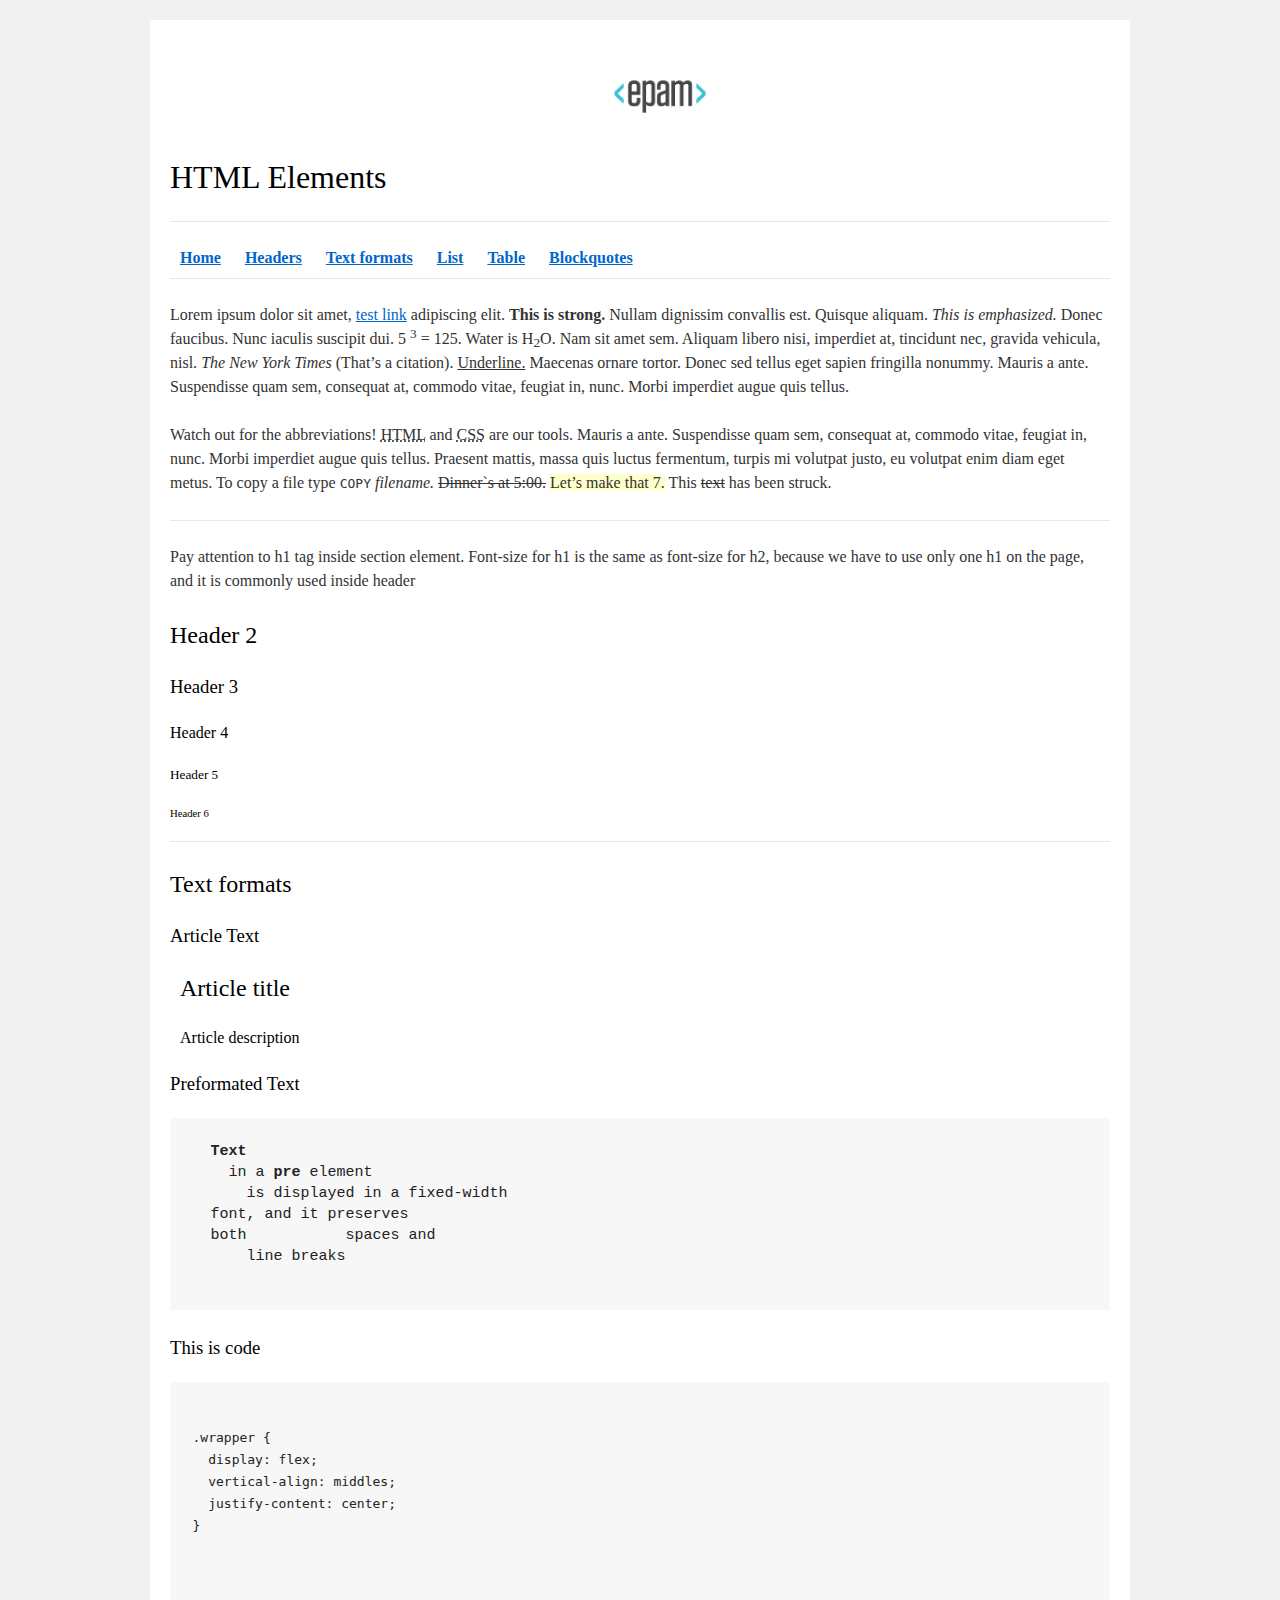
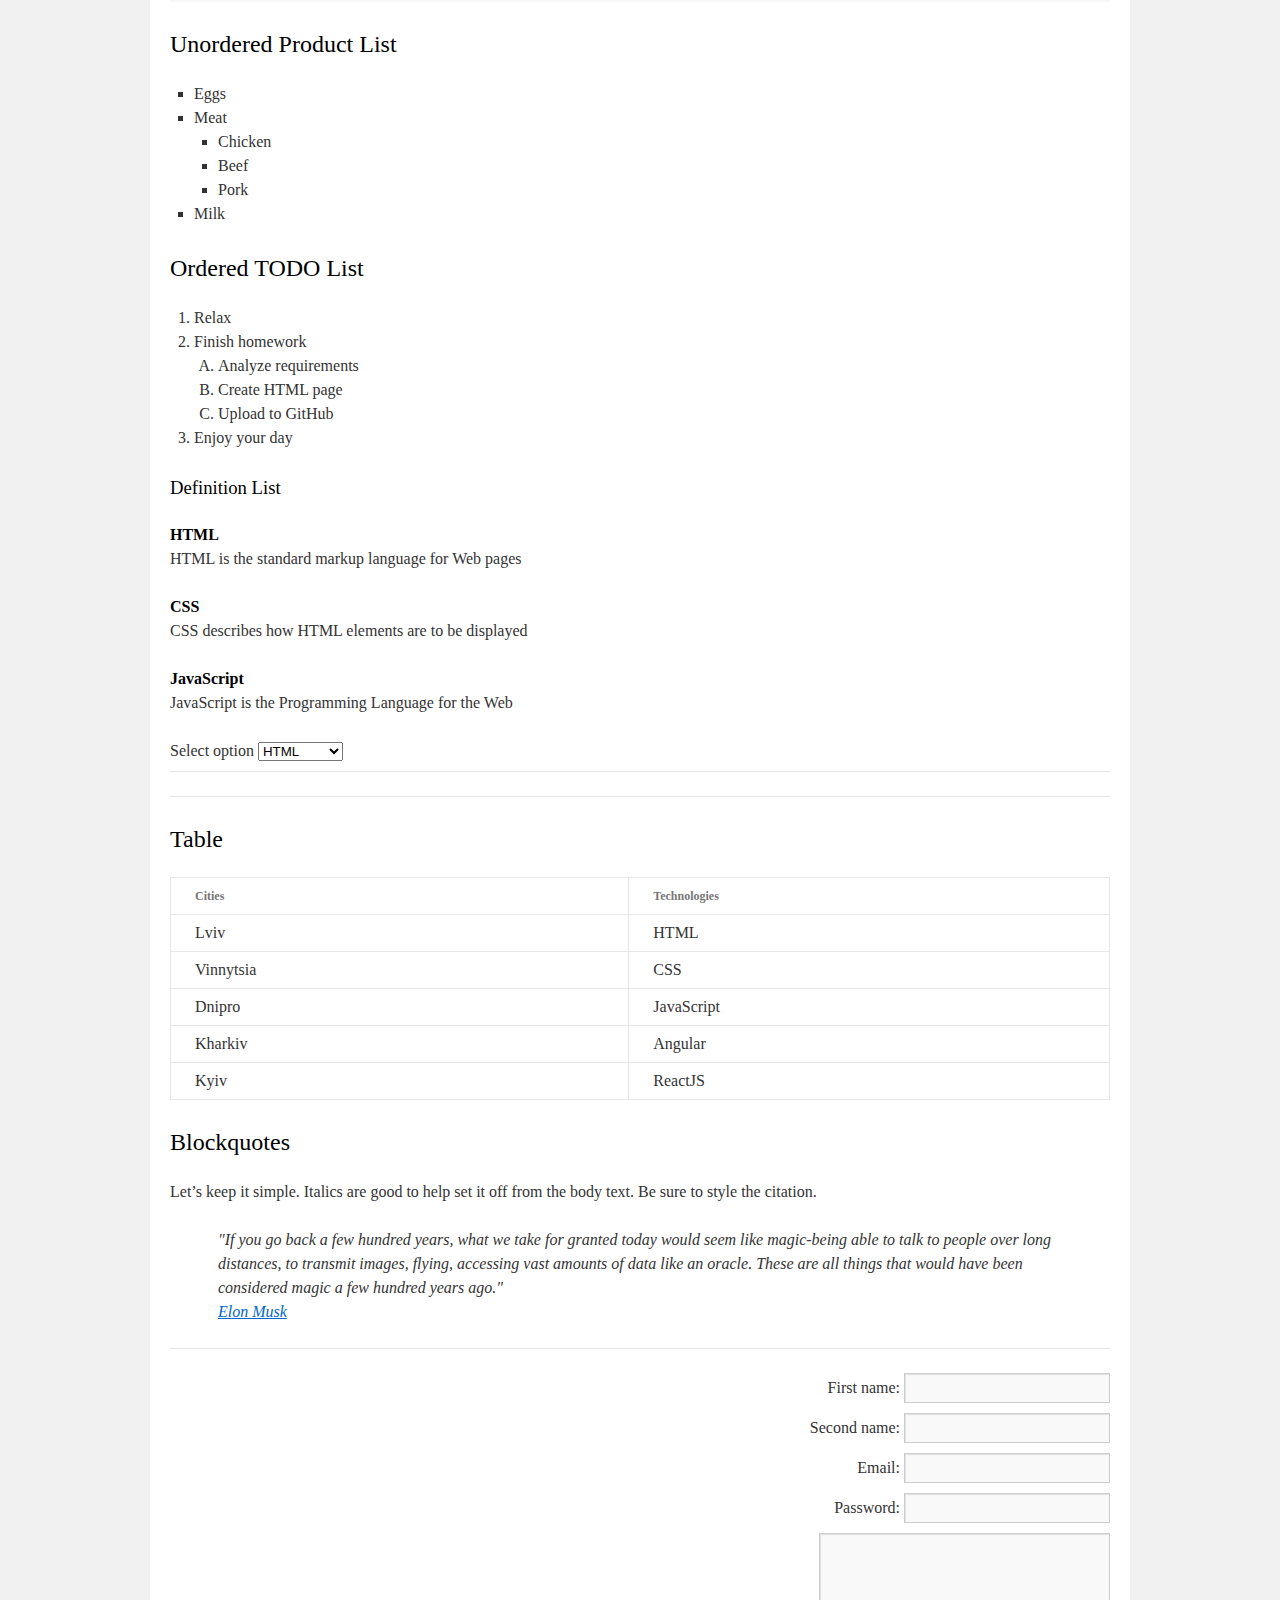
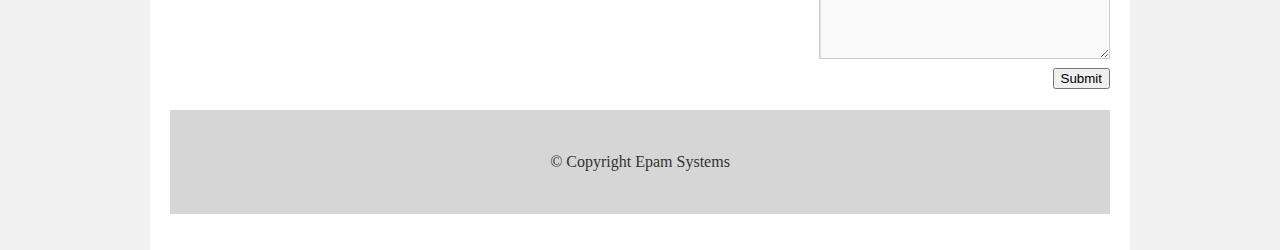
<file: FL11_HW1/homework/index.html>
<!DOCTYPE html>
<html lang="en">

<head>
  <meta charset="utf-8">
  <title>HTML Basics</title>
  <link rel="stylesheet" href="style.css">
</head>

<body>
  <div id="wrapper">
    <div id="main">
      <div id="container">
        <div id="content" role="main">
          <!-- TODO: Content goes here -->
          <header>
            <img src="logo.png" alt="logo">
            <h1>HTML Elements</h1>
            <hr>
            <nav>
              <a href=#home><b>Home</b></a>
              <a href=#headers><b>Headers</b></a>
              <a href=#text><b>Text formats</b></a>
              <a href=#list><b>List</b></a>
              <a href=#table><b>Table</b></a>
              <a href=#blockquotes><b>Blockquotes</b></a>
            </nav>
            <hr>
          </header>
          <main>
            <div id="home">
              <p>
                Lorem ipsum dolor sit amet,
                <a href=#>test link</a>
                adipiscing elit.
                <strong>This is strong.</strong>
                Nullam dignissim convallis est. Quisque aliquam.
                <em>This is emphasized.</em>
                Donec faucibus. Nunc iaculis suscipit dui. 5
                <sup>3</sup> = 125.
                Water is H<sub>2</sub>O.
                Nam sit amet sem. Aliquam libero nisi, imperdiet at, tincidunt nec, gravida vehicula, nisl.
                <cite>The New York Times</cite>
                (That&#8217;s a citation).
                <u>Underline.</u>
                Maecenas ornare tortor. Donec sed tellus eget sapien fringilla nonummy. Mauris a ante. Suspendisse quam sem, consequat at, commodo vitae, feugiat in, nunc. Morbi imperdiet augue quis tellus.
              </p>
              <p>
                Watch out for the abbreviations!
                <abbr title="Hyper Text Markup Language">HTML</abbr>
                and
                <abbr title="Cascading Style Sheets">CSS</abbr>
                are our tools. Mauris a ante. Suspendisse quam sem, consequat at, commodo vitae, feugiat in, nunc. Morbi imperdiet augue quis tellus. Praesent mattis, massa quis luctus fermentum, turpis mi volutpat justo, eu volutpat enim diam eget metus. To copy a file type
                <code>COPY</code>
                <i>filename.</i>
                <s>Dinner`s at 5:00.</s>
                <ins>Let&#8217;s make that 7.</ins>
                This <s>text</s> has been struck.
              </p>
            </div>
            <hr>
            <section id="headers">
              Pay attention to h1 tag inside section element. Font-size for h1 is the same as font-size for h2,
              because we have to use only one h1 on the page, and it is commonly used inside header
              <br><br>
              <h2>Header 2</h2>
              <h3>Header 3</h3>
              <h4>Header 4</h4>
              <h5>Header 5</h5>
              <h6>Header 6</h6>
            </section>
            <hr>
            <section id="text">
              <h2>Text formats</h2>
              <h3>Article Text</h3>
              <article>
                <h2>Article title</h2>
                <h4>Article description</h4>
              </article>
              <h3>Preformated Text</h3>
              <pre>
  <b>Text</b>
    in a <b>pre</b> element
      is displayed in a fixed-width
  font, and it preserves
  both           spaces and
      line breaks
              </pre>
              <h3>This is code</h3>
              <pre>
  <code>
.wrapper {
  display: flex;
  vertical-align: middles;
  justify-content: center;
}
  </code>
              </pre>
            </section>
            <section id="list">
              <h2>Unordered Product List</h2>
              <ul>
                <li>Eggs</li>
                <li>Meat
                  <ul>
                    <li>Chicken</li>
                    <li>Beef</li>
                    <li>Pork</li>
                  </ul>
                </li>
                <li>Milk</li>
              </ul>
              <h2>Ordered TODO List</h2>
              <ol>
                <li>Relax</li>
                <li>Finish homework
                  <ol>
                    <li>Analyze requirements</li>
                    <li>Create HTML page</li>
                    <li>Upload to GitHub</li>
                  </ol>
                </li>
                <li>Enjoy your day</li>
              </ol>
              <h3>Definition List</h3>
              <dl>
                <dt>HTML</dt>
                <dd>HTML is the standard markup language for Web pages</dd>
                <dt>CSS</dt>
                <dd>CSS describes how HTML elements are to be displayed</dd>
                <dt>JavaScript</dt>
                <dd>JavaScript is the Programming Language for the Web</dd>
              </dl>
                <label for="selection">Select option</label>
                <select id="selection" name="select">
                  <option value="html">HTML</option>
                  <option value="css">CSS</option>
                  <option value="js">JavaScript</option>
                </select>
              <hr>
            </section>
            <hr>
            <section id="table">
              <h2>Table</h2>
              <table>
                <tr><th>Cities</th><th>Technologies</th></tr>
                <tr><td>Lviv</td><td>HTML</td></tr>
                <tr><td>Vinnytsia</td><td>CSS</td></tr>
                <tr><td>Dnipro</td><td>JavaScript</td></tr>
                <tr><td>Kharkiv</td><td>Angular</td></tr>
                <tr><td>Kyiv</td><td>ReactJS</td></tr>
              </table>
            </section>
            <section id="blockquotes">
              <h2>Blockquotes</h2>
              <p>Let&#8217;s keep it simple. Italics are good to help set it off from the body text. Be sure to style the citation.</p>
              <blockquote>
                "If you go back a few hundred years, what we take for granted today would seem like magic-being able
                to talk to people over long distances, to transmit images, flying, accessing vast amounts of data
                like an oracle. These are all things that would have been considered magic a few hundred years ago."
                <p><a href="https://en.wikipedia.org/wiki/Elon_Musk" target="_blank">Elon Musk</a></p>
              </blockquote>
            </section>
            <hr>
            <form action="#" method="get">
              <label for="first_name">First name:</label>
              <input type="text" id="first_name" name="first name" required>
              <br>
              <label for="second_name">Second name:</label>
              <input type="text" id="second_name" name="second name" required>
              <br>
              <label for="email">Email:</label>
              <input type="email" id="email" name="mail" required>
              <br>
              <label for="password">Password:</label>
              <input type="password" id="password" name="pass" minlength="8" required>
              <br>
              <textarea rows="5" cols="30" name="textarea"></textarea>
              <br>
              <button type="submit">Submit</button>
            </form>
          </main>
          <footer>
            <span>&copy; Copyright Epam Systems</span>
          </footer>
        </div>
      </div>
    </div>
  </div>
</body>

</html>
</file>
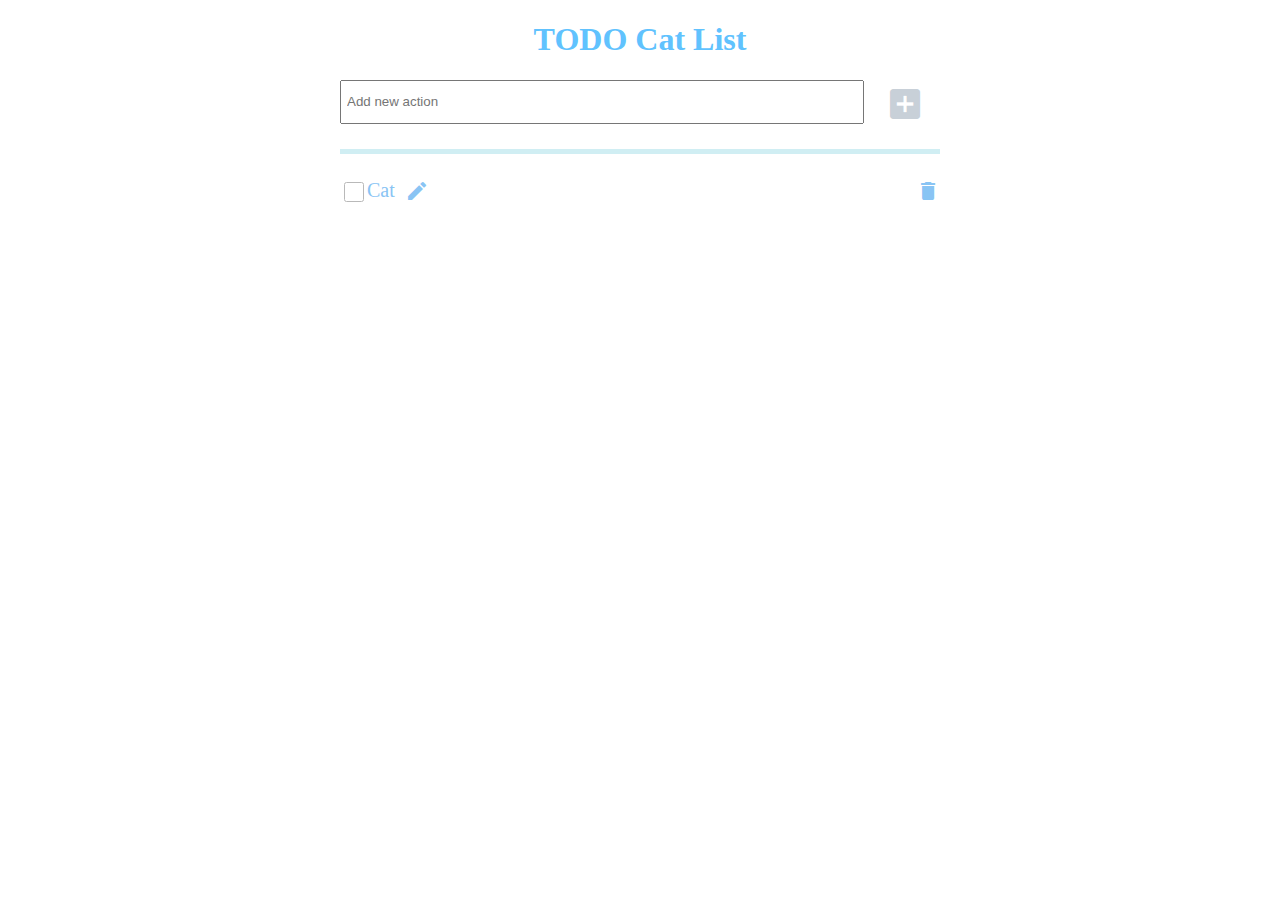
<file: FL11_HW11/homework/index.html>
<!DOCTYPE html>
<html lang="en">
<head>
  <meta charset="UTF-8">
  <title>TODO Cat List</title>
  <link rel="stylesheet" href="./assets/material-icons/material-icons.css">
  <link rel="stylesheet" href="./assets/styles.css">
</head>
<body>
  <div id="root">
    <header>
      <h1>TODO Cat List</h1>
    </header>
  	<form id="form-action">
  		<input type="text" placeholder="Add new action" id = "text">
  		<button id="btn-action" disabled><i class="material-icons">add_box</i></button>
    </form>
  	<div class="line"></div>
  	<ul id="myList">
  		<li class="list-item">
        <div class="left-side">
          <input class="check" type="checkbox">
          <span class="inf">Cat</span>
          <i class="material-icons pen">edit</i>  				
        </div>
        <i class="material-icons delete">delete</i>
      </li>
  	</ul>
  </div>
  <script src="./src/app.js"></script>
</body>
</html>
</file>
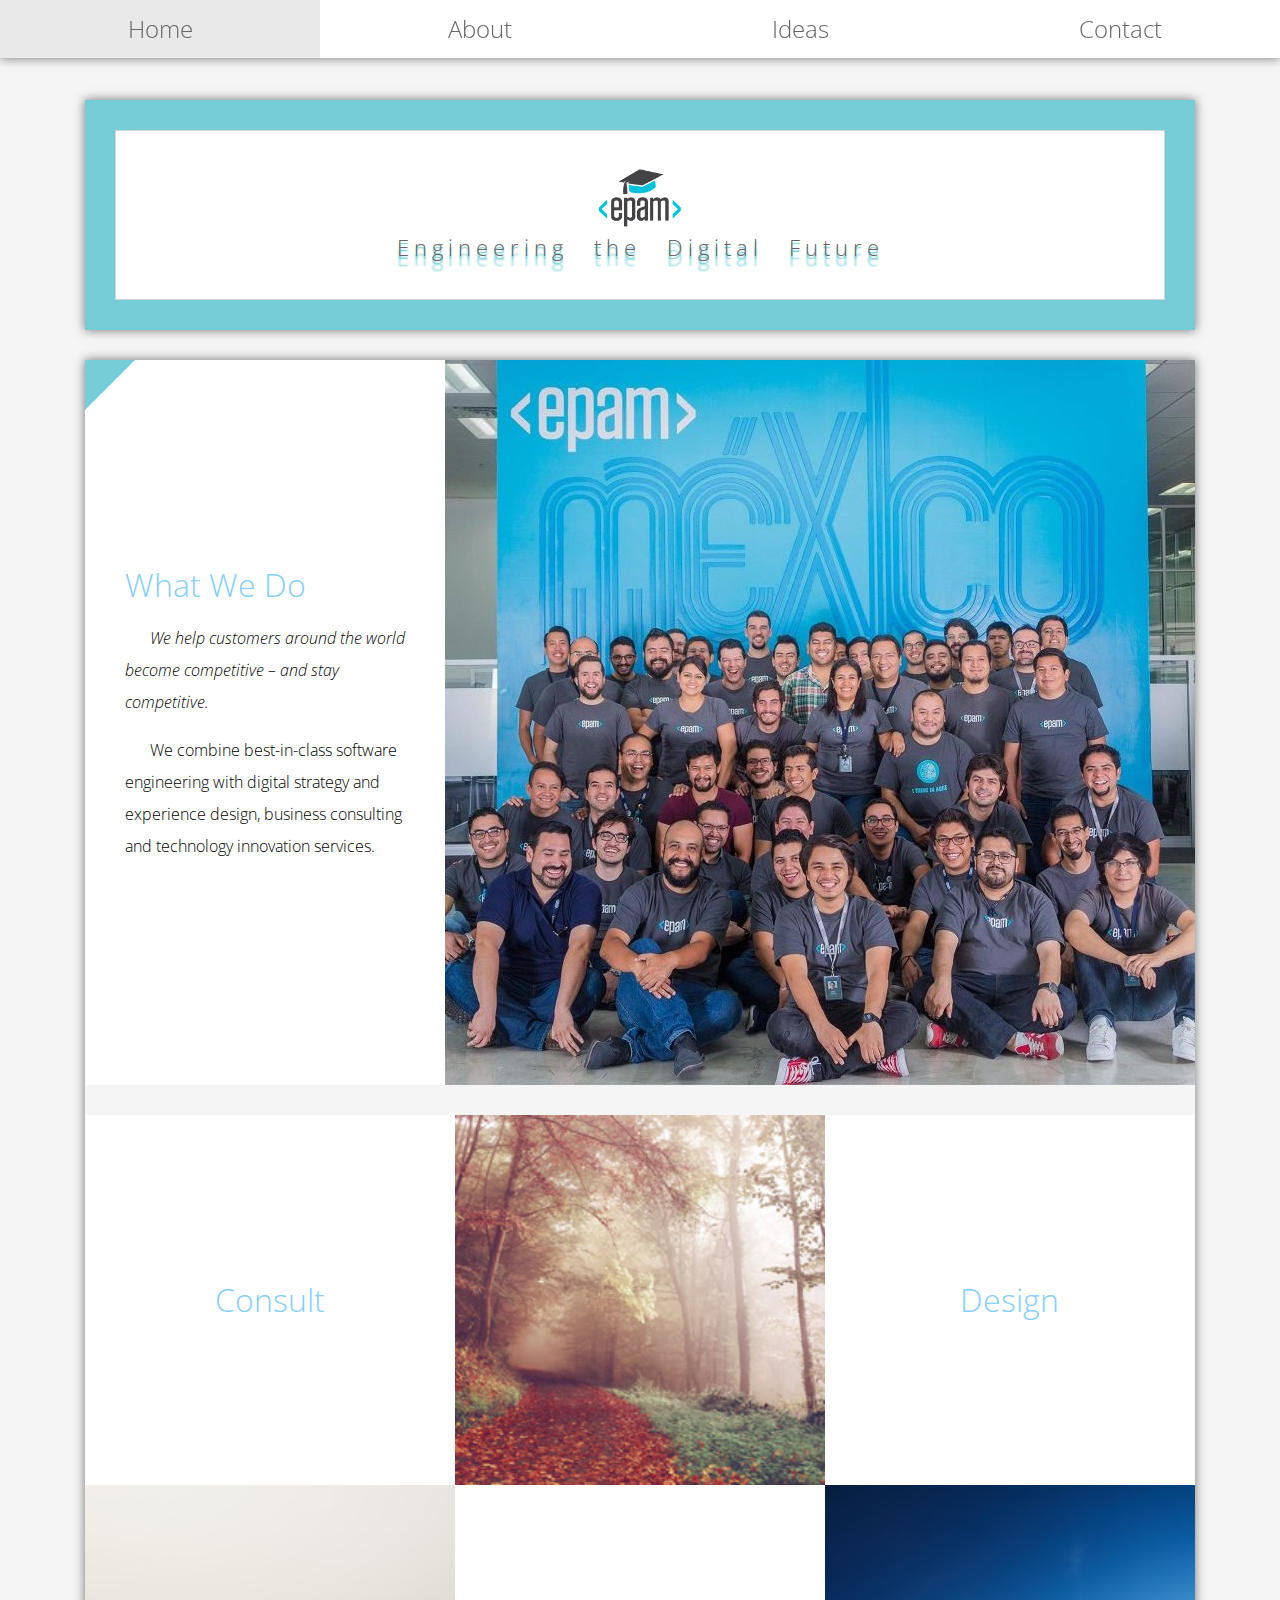
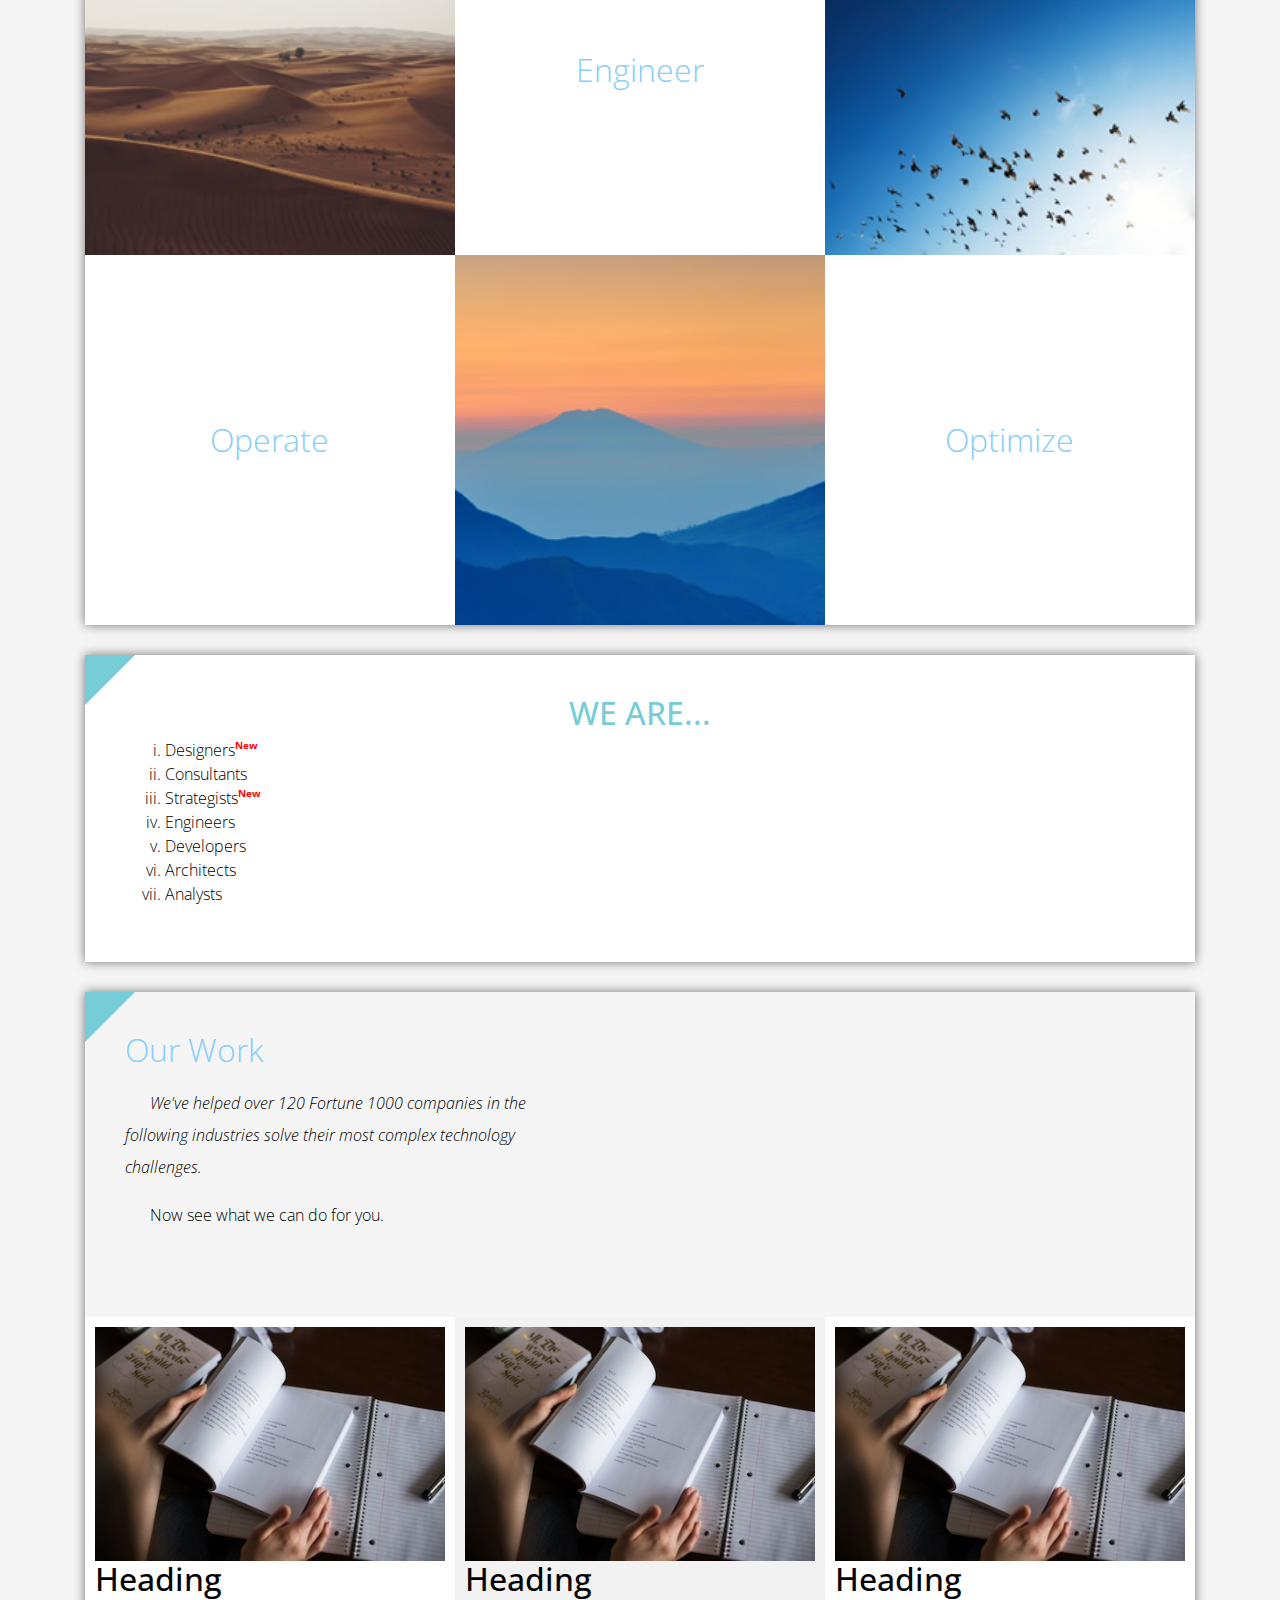
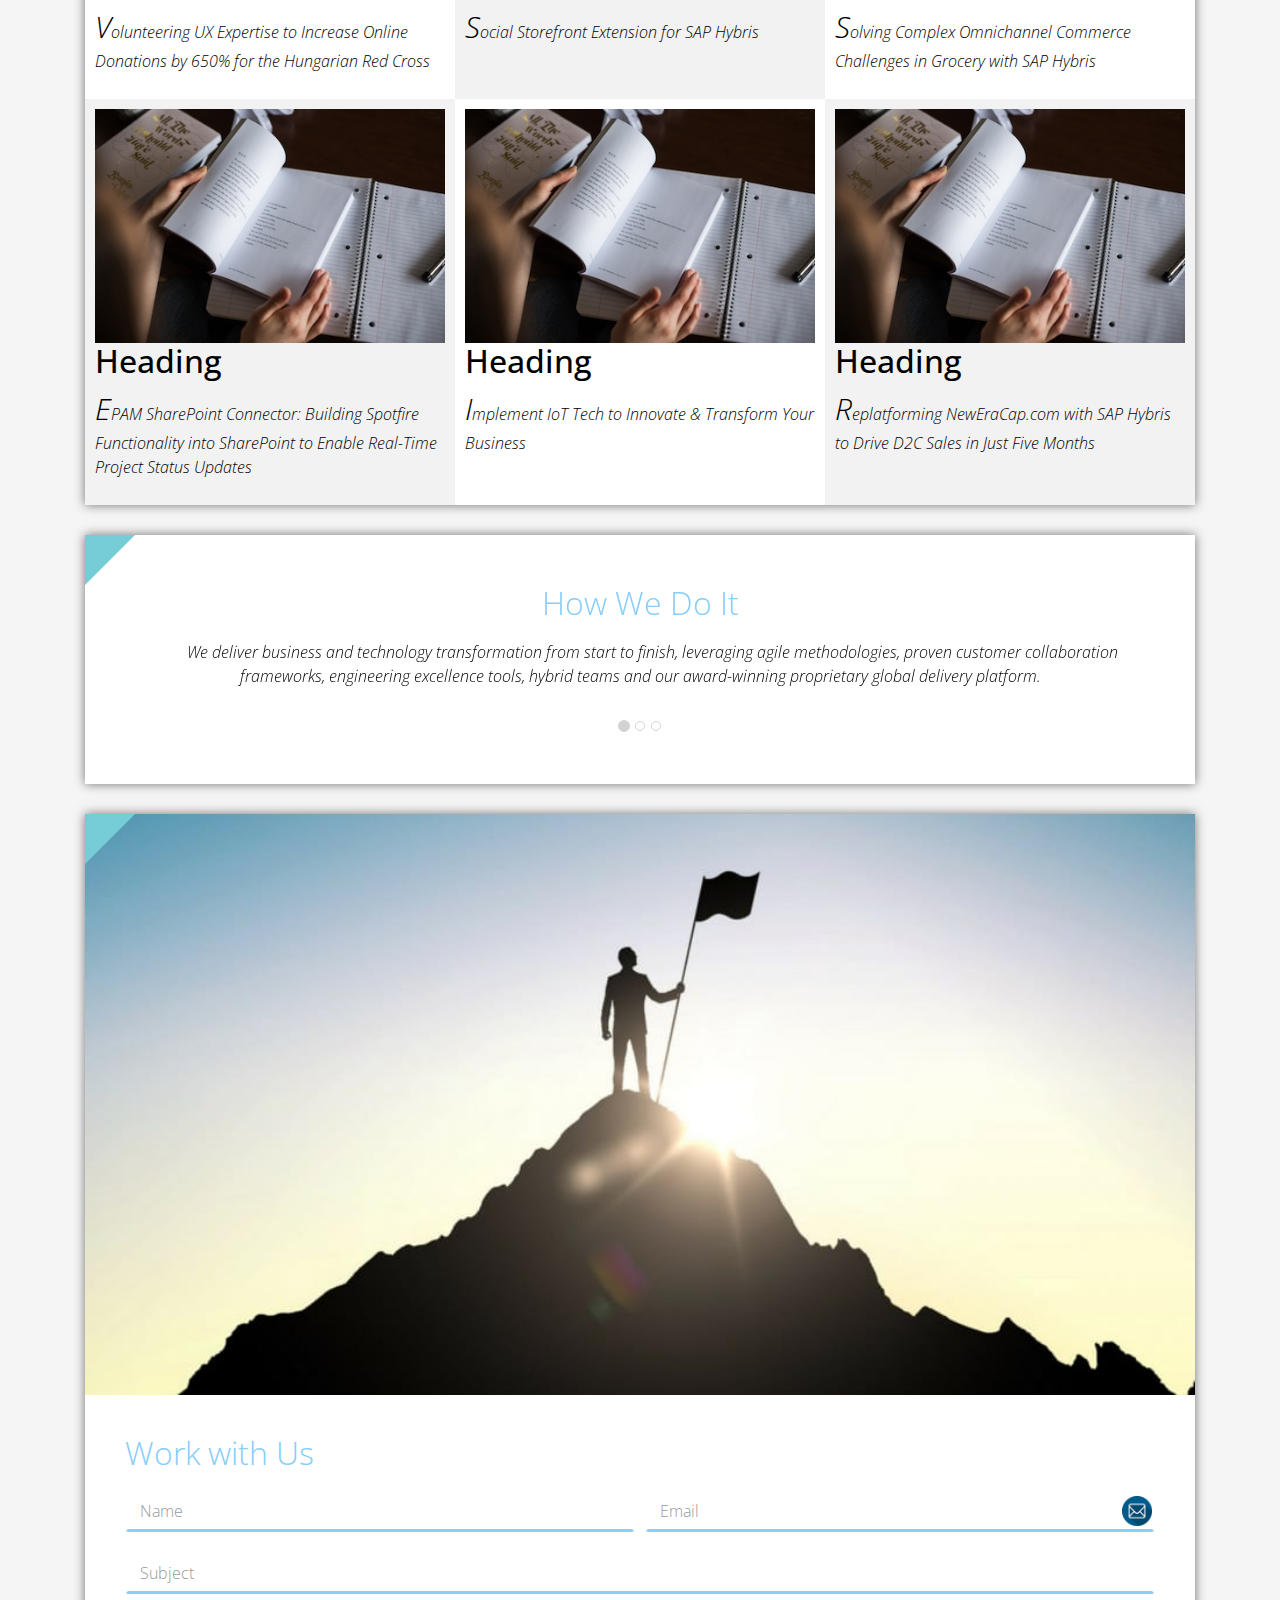
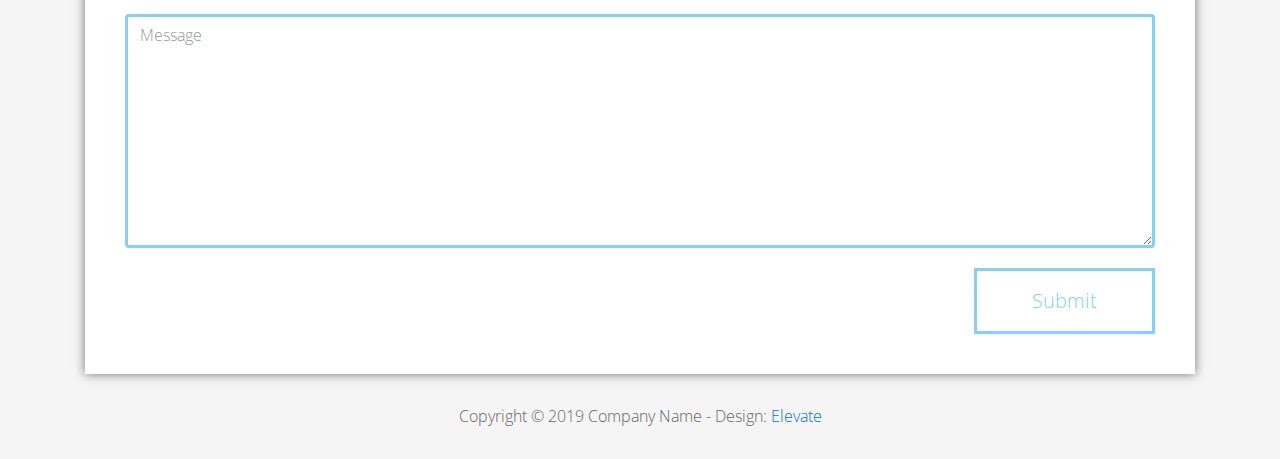
<file: FL11_HW2/homework/index.html>
<!DOCTYPE html>
<html lang="en">
<head>
  <meta charset="utf-8">
  <meta http-equiv="X-UA-Compatible" content="IE=edge">
  <meta name="viewport" content="width=device-width, initial-scale=1">

  <title>CSS Basics HW</title>



  <!-- load stylesheets -->
  <link rel="stylesheet" href="http://fonts.googleapis.com/css?family=Open+Sans:300,400">
  <!-- Google web font "Open Sans" -->
  <link rel="stylesheet" href="css/bootstrap.min.css">
  <!-- Bootstrap style -->
  <link rel="stylesheet" href="css/general.css">
  <link rel="stylesheet" href="css/style.css">
  <!-- Templatemo style -->
</head>

<body>
<div class="container">

  <div class="tm-sidebar">
    <nav class="tm-main-nav">
      <ul>
        <li class="tm-nav-item"><a href="#home" class="tm-nav-item-link">Home</a></li>
        <li class="tm-nav-item"><a href="#about" class="tm-nav-item-link">About</a></li>
        <li class="tm-nav-item"><a href="#ideas" class="tm-nav-item-link">Ideas</a></li>
        <li class="tm-nav-item"><a href="#contact" class="tm-nav-item-link">Contact</a></li>
      </ul>
    </nav>
  </div>

  <div class="tm-main-content">

    <div id="home" class="tm-content-box tm-content-header margin-b-10">
      <div class="tm-banner">
        <div class="tm-banner-inner">
          <img src="img/epam_logo.png" width="100" alt="">
          <p class="tm-banner-text">Engineering the Digital Future</p>
        </div>
      </div>
    </div>

    <section>
      <div class="tm-content-box flex-2-col">

        <div class="padding-medium flex-item tm-team-description-container flex-item">
          <h2 class="tm-section-title">What We Do</h2>
          <p class="tm-section-description">We help customers around the world become competitive – and stay competitive.</p>
          <p class="tm-section-description"> We combine best-in-class software engineering with digital strategy and experience design, business consulting and technology innovation services.</p>
        </div>
        <div class="flex-item tm-team-img">
          <img src="img/epam-mexico.jpg" alt="epam-mexico">
        </div>

      </div>

      <div id="about" class="tm-content-box">

        <ul class="boxes gallery-container">
          <li class="box box-bg">
            <h2 class="tm-section-title tm-section-title-box tm-box-bg-title">Consult</h2>
          </li>
          <li class="box">
            <a href="img/idea-large-01.jpg">
              <img src="img/idea-01.jpg" alt="Image" class="img-fluid thumbnail box-img">
            </a>
          </li>
          <li class="box box-bg">
            <h2 class="tm-section-title tm-section-title-box tm-box-bg-title">Design</h2>
          </li>
          <li class="box">
            <a href="img/idea-large-02.jpg">
              <img src="img/idea-02.jpg" alt="Image" class="img-fluid thumbnail box-img">
            </a>
          </li>
          <li class="box box-bg">
            <h2 class="tm-section-title tm-section-title-box tm-box-bg-title">Engineer</h2>
          </li>
          <li class="box">
            <a href="img/idea-large-03.jpg">
              <img src="img/idea-03.jpg" alt="Image" class="img-fluid thumbnail box-img">
            </a>
          </li>
          <li class="box box-bg">
            <h2 class="tm-section-title tm-section-title-box tm-box-bg-title">Operate</h2>
          </li>
          <li class="box">
            <a href="img/idea-large-04.jpg">
              <img src="img/idea-04.jpg" alt="Image" class="img-fluid thumbnail box-img">
            </a>
          </li>
          <li class="box box-bg">
            <h2 class="tm-section-title tm-section-title-box tm-box-bg-title">Optimize</h2>
          </li>
        </ul>

      </div>

    </section>

    <!-- slider -->
    <section class="heading tm-content-box">
      <div class="padding-medium">
        <h2> WE ARE...</h2>
        <ol>
          <li><a href="index.html" class="text">Designers</a></li>
          <li><a href="index.html">Consultants</a></li>
          <li><a href="#" class="text">Strategists</a></li>
          <li><a href="#">Engineers</a></li>
          <li><a href="#">Developers</a></li>
          <li><a href="#">Architects</a></li>
          <li><a href="#">Analysts</a></li>
        </ol>
      </div>
    </section>

    <section class="blocks">
      <div class="padding-medium flex-item tm-team-description-container">
        <h2 class="tm-section-title">Our Work</h2>
        <p class="tm-section-description">We've helped over 120 Fortune 1000 companies in the following industries solve their most complex technology challenges. </p>
        <p class="tm-section-description"> Now see what we can do for you.</p>
      </div>
      <div class="tm-content-box flex-2-col">
      </div>
      <div  class="tm-content-box">
        <ul class="boxes gallery-container">
          <li class="box box-work">
            <img src="img/study.jpeg" alt="Image" class="img-fluid">
            <div>
              <h2>Heading</h2>
              <p>Volunteering UX Expertise to Increase Online Donations by 650% for the Hungarian Red Cross</p>
            </div>
          </li>
          <li class="box box-work">
            <img src="img/study.jpeg" alt="Image" class="img-fluid">
            <div>
              <h2>Heading</h2>
              <p>Social Storefront Extension for SAP Hybris</p>
            </div>
          </li>
          <li class="box box-work">
            <img src="img/study.jpeg" alt="Image" class="img-fluid">
            <div>
              <h2>Heading</h2>
              <p>Solving Complex Omnichannel Commerce Challenges in Grocery with SAP Hybris</p>
            </div>
          </li>
          <li class="box box-work">
            <img src="img/study.jpeg" alt="Image" class="img-fluid">
            <div>
              <h2>Heading</h2>
              <p>EPAM SharePoint Connector: Building Spotfire Functionality into SharePoint to Enable Real-Time Project Status Updates</p>
            </div>
          </li>
          <li class="box box-work">
            <img src="img/study.jpeg" alt="Image" class="img-fluid">
            <div>
              <h2>Heading</h2>
              <p>Implement IoT Tech to Innovate &amp; Transform Your Business</p>
            </div>
          </li>
          <li class="box box-work">
            <img src="img/study.jpeg" alt="Image" class="img-fluid">
            <div>
              <h2>Heading</h2>
              <p>Replatforming NewEraCap.com with SAP Hybris to Drive D2C Sales in Just Five Months</p>
            </div>
          </li>
        </ul>

      </div>
    </section>

    <section id="ideas">
      <div id="tmCarousel" class="carousel slide tm-content-box" data-ride="carousel">

        <ol class="carousel-indicators">
          <li data-target="#tmCarousel" data-slide-to="0" class="active"></li>
          <li data-target="#tmCarousel" data-slide-to="1" class=""></li>
          <li data-target="#tmCarousel" data-slide-to="2" class=""></li>
        </ol>

        <div class="carousel-inner" role="listbox">

          <div class="carousel-item active">
            <div class="carousel-content">
              <div class="flex-item">
                <h2 class="tm-section-title">How We Do It</h2>
                <p class="tm-section-description carousel-description">We deliver business and technology transformation from start to finish, leveraging agile methodologies, proven customer collaboration frameworks, engineering excellence tools, hybrid teams and our award-winning proprietary global delivery platform.</p>
              </div>
            </div>
          </div>

          <div class="carousel-item">
            <div class="carousel-content">
              <div class="flex-item">
                <h2 class="tm-section-title">Our Clients</h2>
                <p class="tm-section-description carousel-description">Lorem ipsum dolor sit amet,
                  consectetur adipiscing elit. Quisque vel nisi pharetra nibh varius pharetra ac
                  sagittis nisi. Etiam pharetra vestibulum hendrerit. Pellentesque interdum metus
                  sed massa rutrum.</p>
              </div>
            </div>
          </div>

          <div class="carousel-item">
            <div class="carousel-content">
              <div class="flex-item">
                <h2 class="tm-section-title">Our Projects</h2>
                <p class="tm-section-description carousel-description">Donec ex libero, fringilla
                  vitae purus sit amet, rhoncus pharetra lorem. Pellentesque id sem id lacus
                  ultricies vehicula. Aliquam rutrum mi non. Pellentesque interdum metus sed massa
                  rutrum.</p>
              </div>
            </div>
          </div>

        </div>

      </div>
    </section>

    <section class="tm-content-box">
      <img src="img/contact-us.jpg" alt="Contact image" class="img-fluid img-contact-us">

      <div id="contact" class="padding-medium">
        <h2 class="tm-section-title">Work with Us</h2>
        <form action="#contact" method="get" class="contact-form">

          <div class="form-group col-xs-12 col-sm-12 col-md-6 col-lg-6 form-group-2-col-left">
            <input type="text" id="contact_name" name="contact_name" class="form-control"
                   placeholder="Name" required/>
          </div>
          <div class="form-group col-xs-12 col-sm-12 col-md-6 col-lg-6 form-group-2-col-right mandatory-field">
            <input type="email" id="contact_email" name="contact_email" class="form-control"
                   placeholder="Email" required/>
          </div>
          <div class="form-group">
            <input type="text" id="contact_subject" name="contact_subject" class="form-control"
                   placeholder="Subject" required/>
          </div>
          <div class="form-group">
            <textarea id="contact_message" name="contact_message" class="form-control" rows="9"
                      placeholder="Message" required></textarea>
          </div>

          <button type="submit" class="btn btn-primary submit-btn">Submit</button>

        </form>
      </div>
    </section>

    <footer class="tm-footer">
      <p class="text-xs-center">Copyright &copy; 2019 Company Name

        - Design: <a rel="nofollow" href="http://www.templatemo.com/tm-481-elevate"
                     target="_parent">Elevate</a></p>
    </footer>

  </div>

</div>

</body>
</html>
</file>
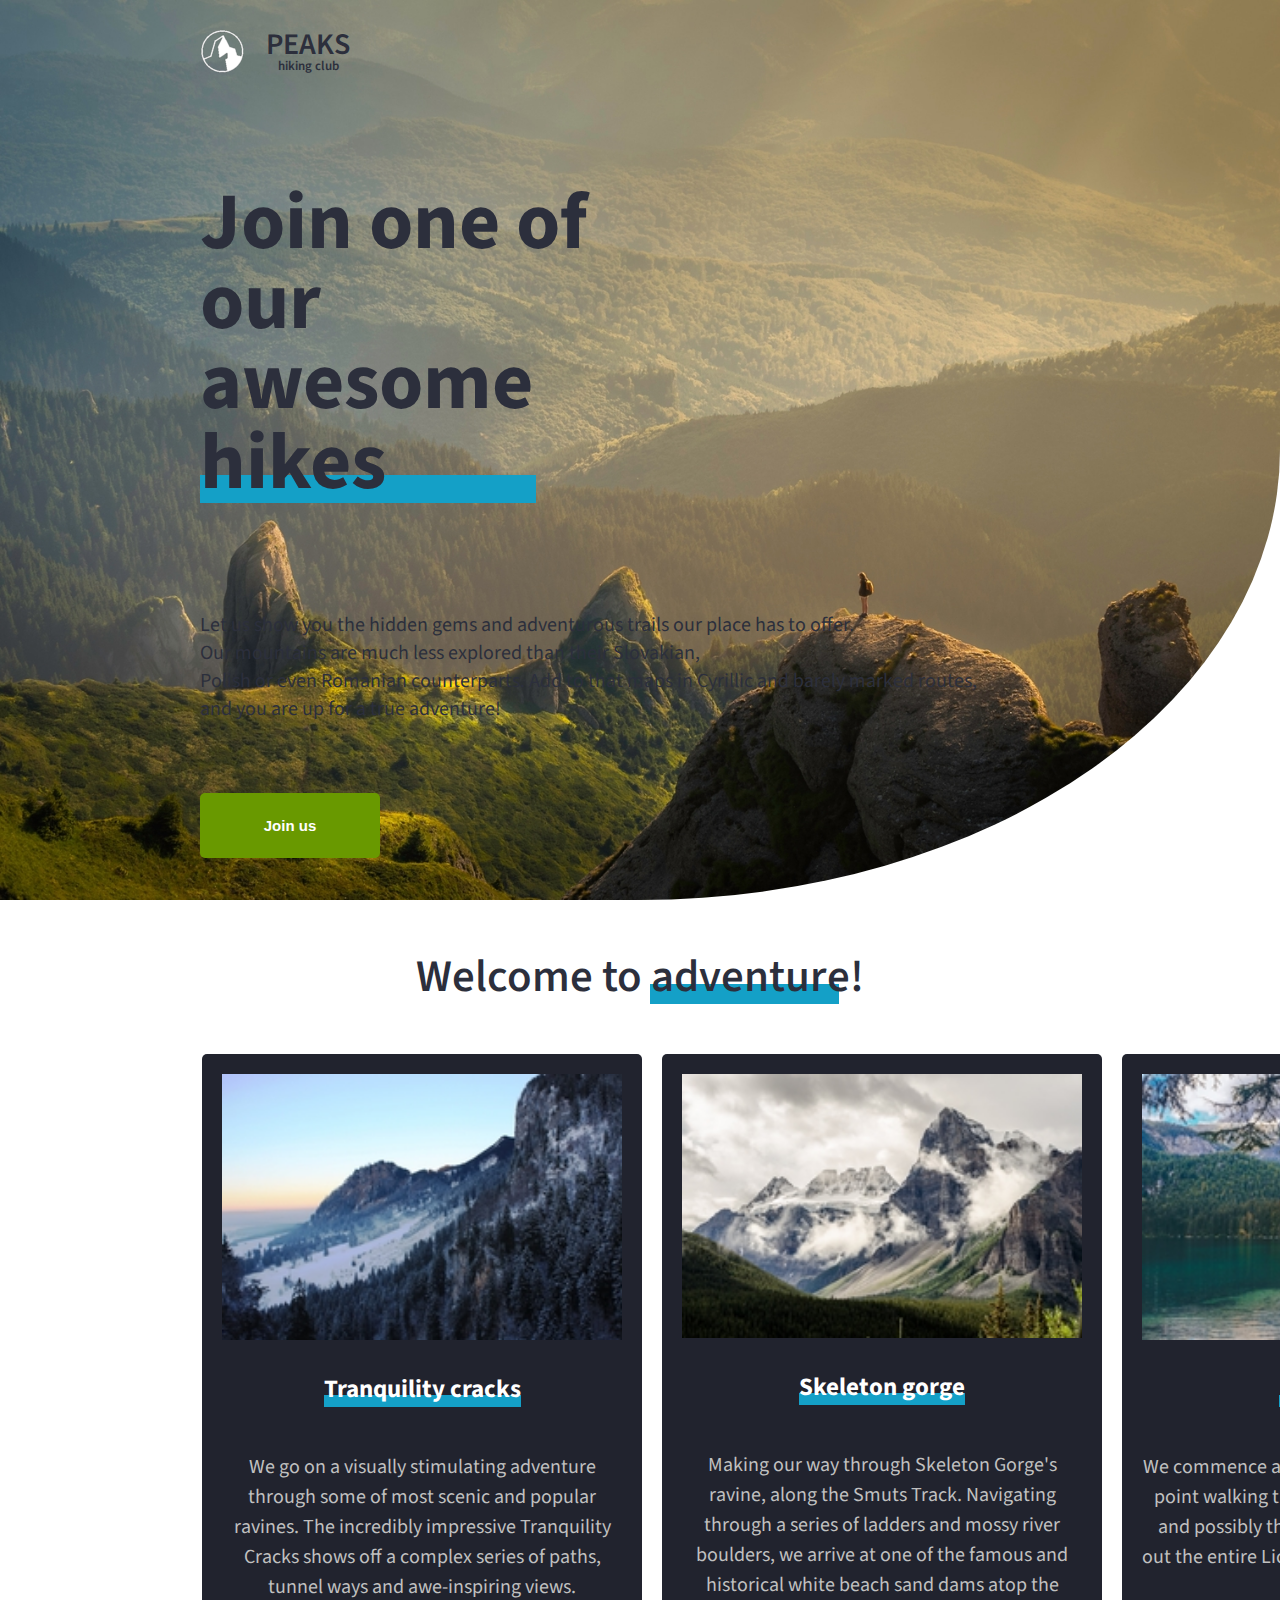
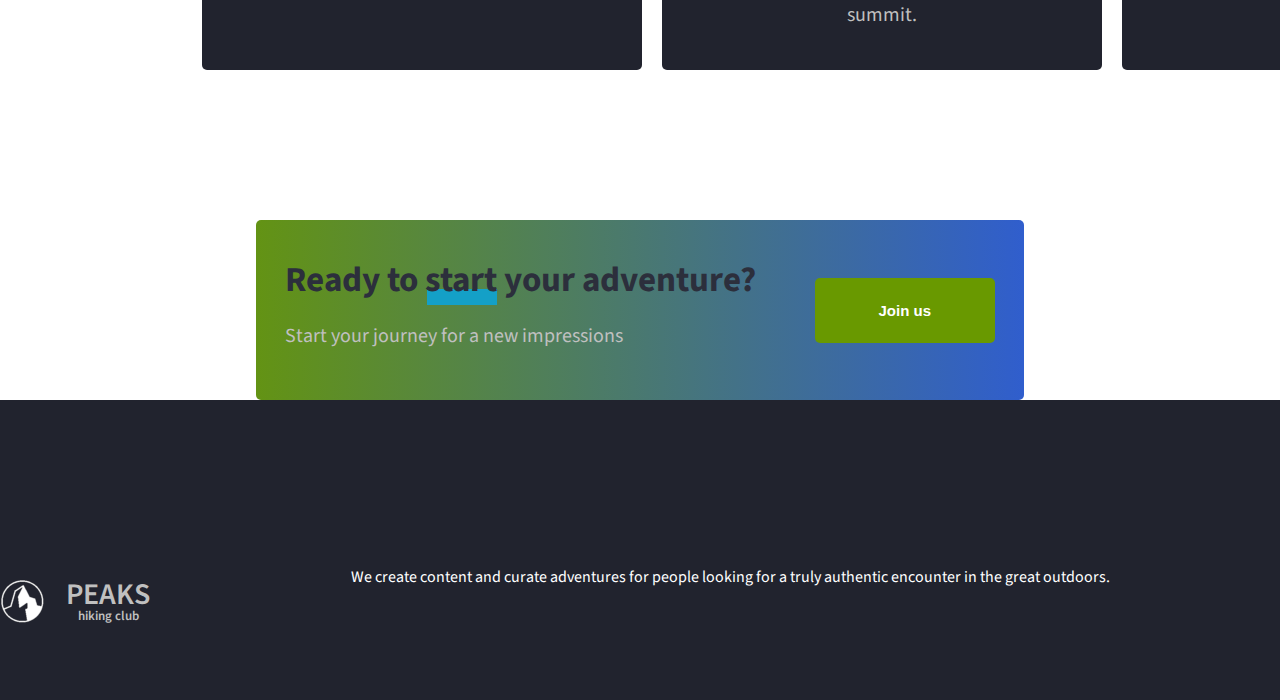
<file: FL11_HW3/homework/index.html>
<!DOCTYPE html>
<html lang="en">

  <head>
    <meta charset="UTF-8">
    <meta name="viewport" content="width=device-width, initial-scale=1.0">
    <meta http-equiv="X-UA-Compatible" content="ie=edge">
    <link href="https://fonts.googleapis.com/css?family=Hind:400,600%7CSource+Sans+Pro:400,600,700%7CFresca" rel="stylesheet"/>

    <!-- Styles should be switched here: -->

    <link rel="stylesheet" type="text/css" href="css/style1.css">
<!--     <link rel="stylesheet" type="text/css" href="css/style2.css">-->

    <title>PEAKS hiking club</title>
  </head>

  <body>
    <header class="header">
      <div class="header-wrap">
        <div class="landing-logo">
          <img src="img/m-logo.png" alt="logo" />
          <p>PEAKS<span>hiking club</span></p>
        </div>
        <p class="header_heading">
          Join one of our awesome hikes
        </p>
        <p class="header_text">
          Let us show you the hidden gems and adventurous trails our place has to offer.
          Our mountains are much less explored than their Slovakian,
          Polish or even Romanian counterparts. Add to that maps in Cyrillic and barely marked routes,
          and you are up for a true adventure!
        </p>
        <button class="header_button">Join us</button>
      </div>
    </header>
    <main class="section">
      <p class="section_text">
        Welcome to adventure!
      </p>
      <div class="section_card_wrap">
        <div class="section_card">
          <img class="section_card_img"
               src="img/m-1.jpg"
               alt="experts"/>
          <p class="section_card_heading">
            Tranquility cracks
            <span class="section_card_underline"></span>
          </p>
          <p class="section_card_text">
            We go on a visually stimulating adventure through some of most scenic and popular ravines.
            The incredibly impressive Tranquility Cracks shows off a complex series of paths, tunnel ways and awe-inspiring views.
          </p>
        </div>
        <div class="section_card">
          <img class="section_card_img"
               src="img/m-2.jpg"
               alt="content formats"/>
          <p class="section_card_heading">
            Skeleton gorge
            <span class="section_card_underline"></span>
          </p>
          <p class="section_card_text">
            Making our way through Skeleton Gorge's ravine, along the Smuts Track.
            Navigating through a series of ladders and mossy river boulders, we arrive at one of the famous and historical white beach sand dams atop the summit.
          </p>
        </div>
        <div class="section_card">
          <img class="section_card_img"
               src="img/m-3.jpg"
               alt="certificate"/>
          <p class="section_card_heading">
            Devils peak
            <span class="section_card_underline"></span>
          </p>
          <p class="section_card_text">
            We commence at the base of the Tafelberg start point walking the contour.
            With unique views and possibly the best vantage point to make out the entire Lion, lying below Table Mountain.
          </p>
        </div>
      </div>
      <div class="section_banner">
        <div class="section_banner_text_wrap">
          <p class="section_banner_heading">
            Ready to start your adventure?
          </p>
          <p class="section_banner_text">
            Start your journey for a new impressions
          </p>
        </div>
        <button class="section_banner_button">Join us</button>
      </div>
    </main>
    <footer class="footer">
      <div class="footer-wrap">
        <div class="footer_logo landing-logo">
          <img src="img/m-logo.png" alt="logo" />
          <p>PEAKS<span>hiking club</span></p>
        </div>
        <p class="footer_text">
          We create content  and curate adventures for  people looking for a truly authentic encounter in the great outdoors.
        </p>
        <span class="footer-cr">
          &copy; 2019 by PEAKS hiking club
        </span>
      </div>
    </footer>
  </body>

</html>
</file>
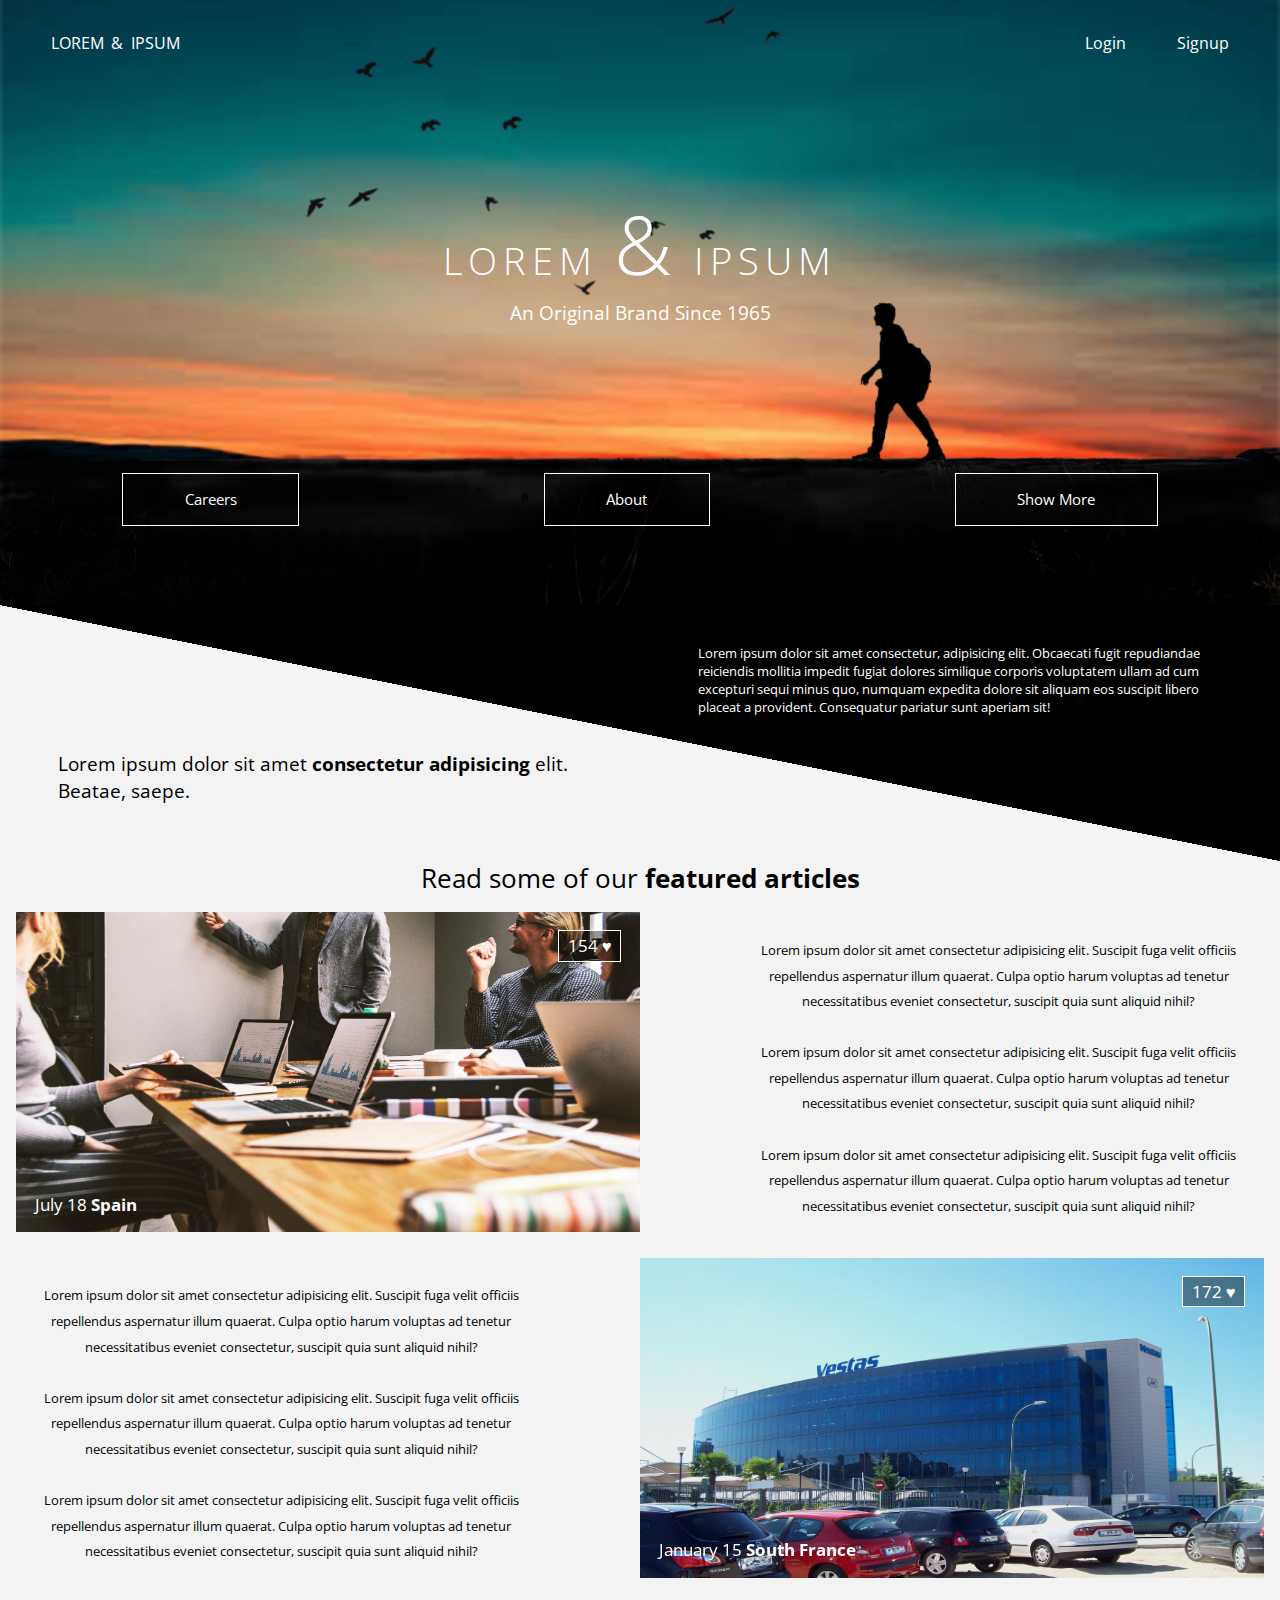
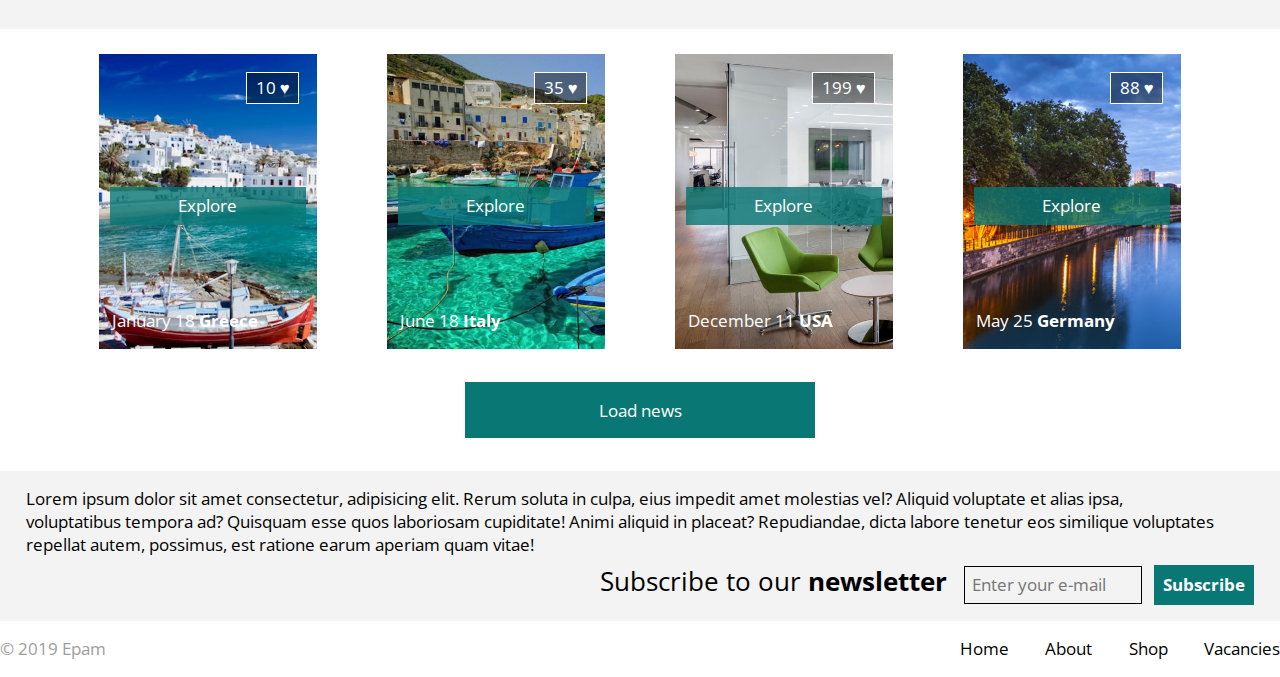
<file: FL11_HW4/homework/index.html>
<!DOCTYPE html>
<html lang="zxx">
<head>
    <meta charset="UTF-8">
    <title>Lorem & Ipsum</title>
    <link rel="stylesheet" href="css/style.css">
    <link href="https://fonts.googleapis.com/css?family=Open+Sans&display=swap" rel="stylesheet">
</head>
<body>
    <header>
        <div class="nav_bar">
            <a href="#" class="logo">LOREM & IPSUM</a>
            <nav>
                <a href="#">Login</a>
                <a href="#">Signup</a>
            </nav>
        </div>
        <img src="img/sample2.jpg" alt="banner">
        <div class="main_logo">
            <h1>LOREM <span>&</span> IPSUM</h1>
            <p>An Original Brand Since 1965</p>
        </div>
        <div class="main_links">
            <a href="#">Careers</a>
            <a href="#">About</a>
            <a href="#">Show More</a>
        </div>
    </header>
    <div class="diagonal">
        <div class="right_text">
            <p>
                Lorem ipsum dolor sit amet consectetur, adipisicing elit. Obcaecati fugit repudiandae reiciendis mollitia impedit fugiat dolores similique corporis voluptatem ullam ad cum excepturi sequi minus quo, numquam expedita dolore sit aliquam eos suscipit libero placeat a provident. Consequatur pariatur sunt aperiam sit!
            </p>
        </div>
        <div class="left_text">
            <p>
                Lorem ipsum dolor sit amet <strong>consectetur adipisicing</strong> elit. Beatae, saepe.
            </p>
        </div>
    </div>
    <div class="main">
        <p class="main_header">Read some of our <strong>featured articles</strong></p>
        <div class="top_info info">
            <div class="img">
                <img src="img/sample-1.jpg" alt="work">
                <div class="like">154 &#9829;</div>
                <div class="date">July 18 <strong>Spain</strong></div>
            </div>
            <div class="info_text">
                <p>
                    Lorem ipsum dolor sit amet consectetur adipisicing elit. Suscipit fuga velit officiis repellendus aspernatur illum quaerat. Culpa optio harum voluptas ad tenetur necessitatibus eveniet consectetur, suscipit quia sunt aliquid nihil?
                </p>
                <p>
                    Lorem ipsum dolor sit amet consectetur adipisicing elit. Suscipit fuga velit officiis repellendus aspernatur illum quaerat. Culpa optio harum voluptas ad tenetur necessitatibus eveniet consectetur, suscipit quia sunt aliquid nihil?
                </p>
                <p>
                    Lorem ipsum dolor sit amet consectetur adipisicing elit. Suscipit fuga velit officiis repellendus aspernatur illum quaerat. Culpa optio harum voluptas ad tenetur necessitatibus eveniet consectetur, suscipit quia sunt aliquid nihil?
                </p>
            </div>
        </div>
        <div class="bottom_info info">
            <div class="info_text">
                <p>
                    Lorem ipsum dolor sit amet consectetur adipisicing elit. Suscipit fuga velit officiis repellendus aspernatur illum quaerat. Culpa optio harum voluptas ad tenetur necessitatibus eveniet consectetur, suscipit quia sunt aliquid nihil?
                </p>
                <p>
                    Lorem ipsum dolor sit amet consectetur adipisicing elit. Suscipit fuga velit officiis repellendus aspernatur illum quaerat. Culpa optio harum voluptas ad tenetur necessitatibus eveniet consectetur, suscipit quia sunt aliquid nihil?
                </p>
                <p>
                    Lorem ipsum dolor sit amet consectetur adipisicing elit. Suscipit fuga velit officiis repellendus aspernatur illum quaerat. Culpa optio harum voluptas ad tenetur necessitatibus eveniet consectetur, suscipit quia sunt aliquid nihil?
                </p>
            </div>
            <div class="img">
                <img src="img/sample-2.jpg" alt="vestas">
                <div class="like">172 &#9829;</div>
                <div class="date">January 15 <strong>South France</strong></div>
            </div>
        </div>
    </div>
    <div class="travel">
        <div class="countries">
            <div class="country">
                <img src="img/news-list-1.jpg" alt="Greece">
                <div class="like">10 &#9829;</div>
                <button class="explore">Explore</button>
                <div class="date">January 18 <strong>Greece</strong></div>
            </div>
            <div class="country">
                <img src="img/news-list-2.jpg" alt="Italy">
                <div class="like">35 &#9829;</div>
                <button class="explore">Explore</button>
                <div class="date">June 18 <strong>Italy</strong></div>
            </div>
            <div class="country">
                <img src="img/news-list-3.jpg" alt="USA">
                <div class="like">199 &#9829;</div>
                <button class="explore">Explore</button>
                <div class="date">December 11 <strong>USA</strong></div>
            </div>
            <div class="country">
                <img src="img/news-list-4.jpg" alt="Germany">
                <div class="like">88 &#9829;</div>
                <button class="explore">Explore</button>
                <div class="date">May 25 <strong>Germany</strong></div>
            </div>
        </div>
        <div class="for_btn">
            <button class="btn">Load news</button>
        </div>
    </div>
    <div class="subscribe">
        <p>
            Lorem ipsum dolor sit amet consectetur, adipisicing elit. Rerum soluta in culpa, eius impedit amet molestias vel? Aliquid voluptate et alias ipsa, voluptatibus tempora ad? Quisquam esse quos laboriosam cupiditate! Animi aliquid in placeat? Repudiandae, dicta labore tenetur eos similique voluptates repellat autem, possimus, est ratione earum aperiam quam vitae!
        </p>
        <form action="#" method="GET" class="sub_form">
            <label for="email">
                Subscribe to our <strong>newsletter</strong>
            </label>
            <input type="email" name="email" id="email" placeholder="Enter your e-mail">
            <button>Subscribe</button>
        </form>
    </div>
    <footer>
        <p>&copy; 2019 Epam</p>
        <div class="contact">
            <a href="#">Home</a>
            <a href="#">About</a>
            <a href="#">Shop</a>
            <a href="#">Vacancies</a>
        </div>
    </footer>
</body>
</html>
</file>
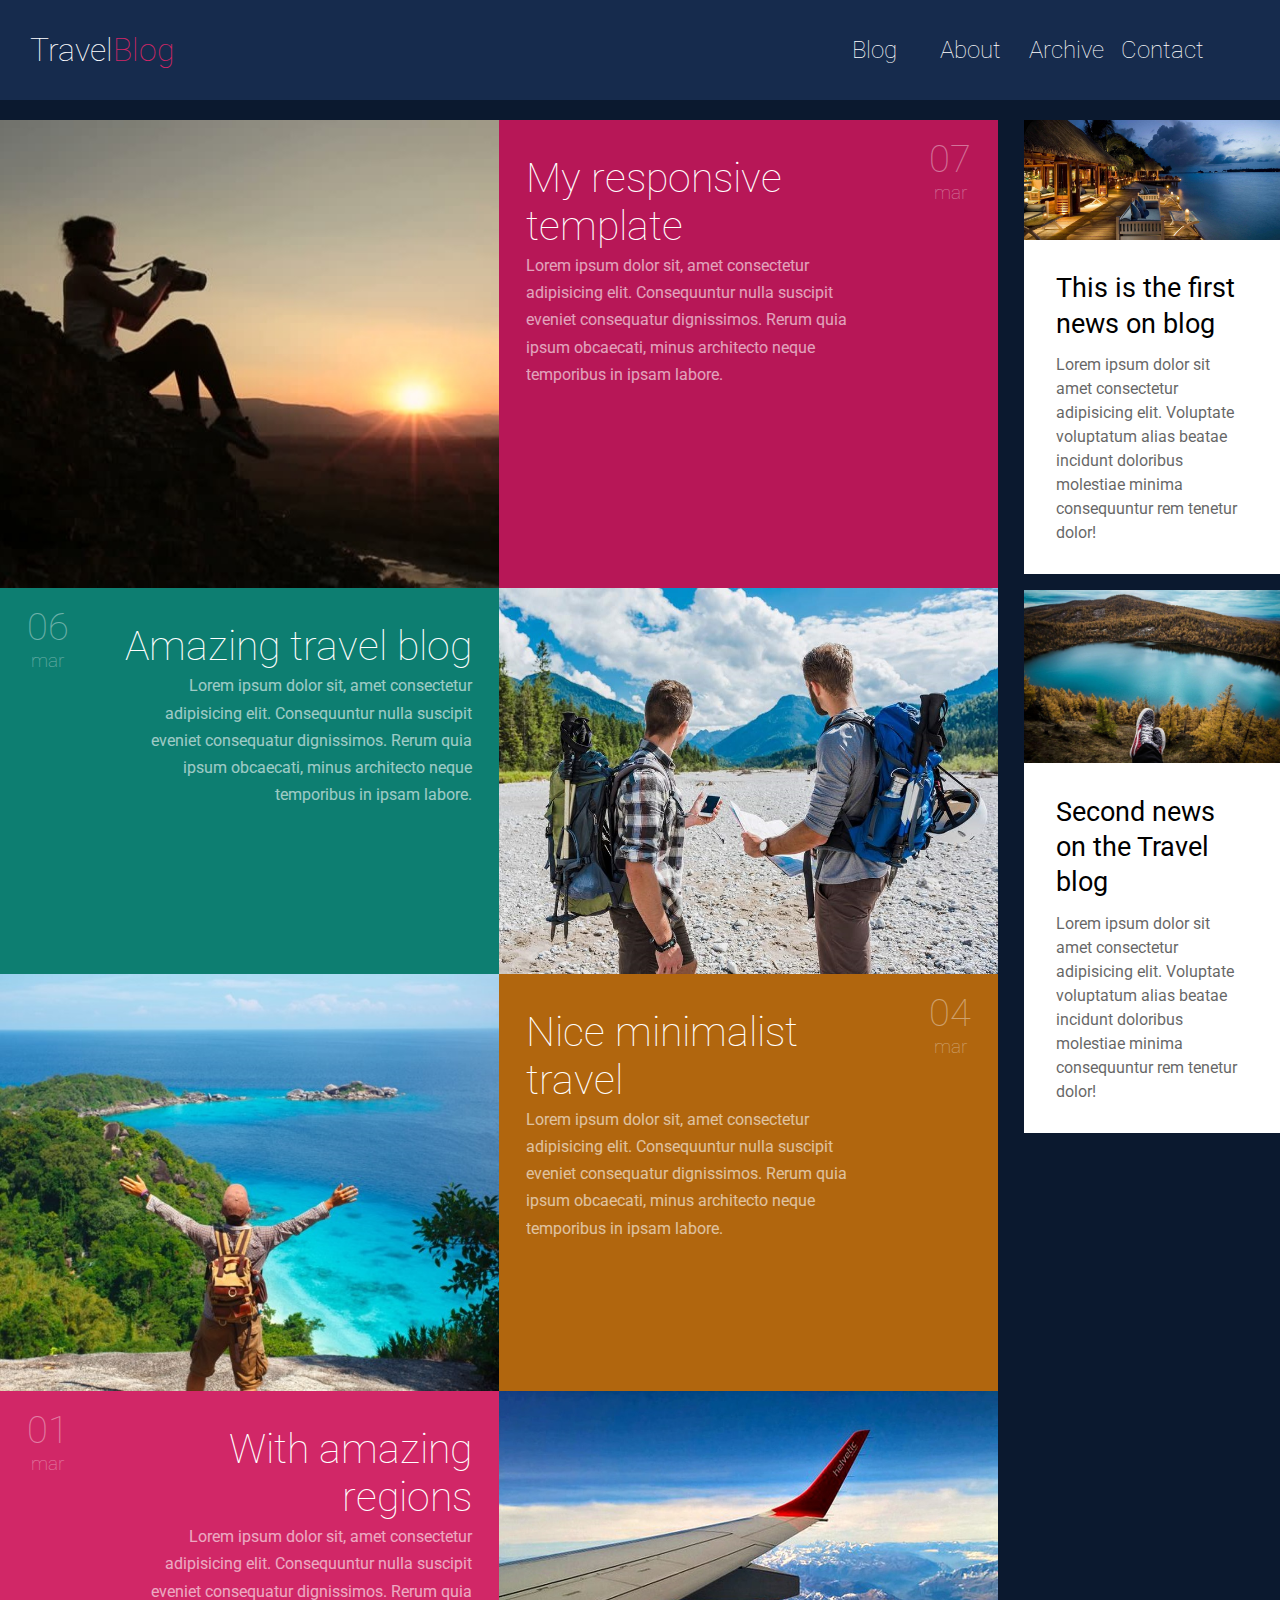
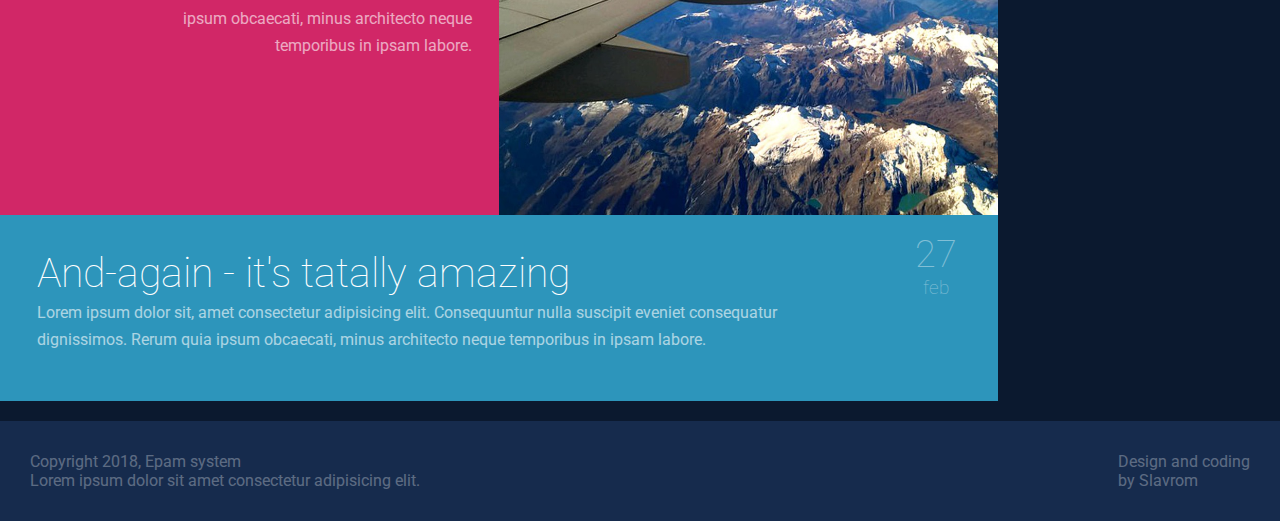
<file: FL11_HW5/homework/index.html>
<!DOCTYPE html>
<html lang="zxx">
<head>
  <meta charset="UTF-8">
  <meta name="viewport" content="width=device-width, initial-scale=1.0">
  <meta http-equiv="X-UA-Compatible" content="ie=edge">
  <link rel="stylesheet" href="css/styles.css">
  <link href='https://fonts.googleapis.com/css?family=Roboto:400,100,300,700&subset=latin,latin-ext' rel='stylesheet' type='text/css'>      
  <title>Responsive</title>
</head>
<body>
  <header>
    <div class="btn">
      <div></div>
      <div></div>
      <div></div>
    </div>
    <h1>Travel<span>Blog</span></h1>
    <nav>
      <a href="#">Blog</a>
      <a href="#">About</a>
      <a href="#">Archive</a>
      <a href="#">Contact</a>
    </nav>
  </header>
  <main>
    <section>
      <div class="post post-1">
        <div class="post-img">
          <img src="img/post1.jpg" alt="photo">
        </div>
        <div class="post-info">
          <div class="info">
            <h2>My responsive template</h2>
            <p>
              Lorem ipsum dolor sit, amet consectetur adipisicing elit. Consequuntur nulla suscipit eveniet consequatur dignissimos. Rerum quia ipsum obcaecati, minus architecto neque temporibus in ipsam labore.
            </p>
          </div>
          <div class="date">
            <div class="day">07</div>
            <div class="month">mar</div>
          </div>
        </div>
      </div>
      <div class="post post-2">
        <div class="post-img">
          <img src="img/post2.jpg" alt="mountain">
        </div>
        <div class="post-info">
          <div class="info">
            <h2>Amazing travel blog</h2>
            <p>
              Lorem ipsum dolor sit, amet consectetur adipisicing elit. Consequuntur nulla suscipit eveniet consequatur dignissimos. Rerum quia ipsum obcaecati, minus architecto neque temporibus in ipsam labore.
            </p>
          </div>
          <div class="date">
            <div class="day">06</div>
            <div class="month">mar</div>
          </div>
        </div>
      </div>
      <div class="post post-3">
        <div class="post-img">
          <img src="img/post3.jpg" alt="sea">
        </div>
        <div class="post-info">
          <div class="info">
            <h2>Nice minimalist travel</h2>
            <p>
              Lorem ipsum dolor sit, amet consectetur adipisicing elit. Consequuntur nulla suscipit eveniet consequatur dignissimos. Rerum quia ipsum obcaecati, minus architecto neque temporibus in ipsam labore.
            </p>
          </div>
          <div class="date">
            <div class="day">04</div>
            <div class="month">mar</div>
          </div>
        </div>
      </div>
      <div class="post post-4">
        <div class="post-img">
          <img src="img/post4.jpg" alt="plain">
        </div>
        <div class="post-info">
          <div class="info">
            <h2>With amazing regions</h2>
            <p>
              Lorem ipsum dolor sit, amet consectetur adipisicing elit. Consequuntur nulla suscipit eveniet consequatur dignissimos. Rerum quia ipsum obcaecati, minus architecto neque temporibus in ipsam labore.
            </p>
          </div>
          <div class="date">
            <div class="day">01</div>
            <div class="month">mar</div>
          </div>
        </div>
      </div>
      <div class="post post-5">
        <div class="post-info">
          <div class="info">
            <h2>And-again - it's tatally amazing</h2>
            <p>
              Lorem ipsum dolor sit, amet consectetur adipisicing elit. Consequuntur nulla suscipit eveniet consequatur dignissimos. Rerum quia ipsum obcaecati, minus architecto neque temporibus in ipsam labore.
            </p>
          </div>
          <div class="date">
            <div class="day">27</div>
            <div class="month">feb</div>
          </div>
        </div>
      </div>
    </section>
    <aside>
      <div class="sidebar">
        <img src="img/news1.jpg" alt="world1">
        <div class="news">
          <h3>This is the first news on blog</h3>
          <p>Lorem ipsum dolor sit amet consectetur adipisicing elit. Voluptate voluptatum alias beatae incidunt doloribus molestiae minima consequuntur rem tenetur dolor!</p>
        </div>
      </div>
      <div class="sidebar">
        <img src="img/news2.jpg" alt="world2">
        <div class="news">
          <h3>Second news on the Travel blog</h3>
          <p>Lorem ipsum dolor sit amet consectetur adipisicing elit. Voluptate voluptatum alias beatae incidunt doloribus molestiae minima consequuntur rem tenetur dolor!</p>
        </div>
      </div>
    </aside>
  </main>
  <footer>
    <div class="footer-info">
      <div>Copyright 2018, Epam system</div>
      <div>
        Lorem ipsum dolor sit amet consectetur adipisicing elit.
      </div>
    </div>
    <div class="footer-info">
      <div>
        Design and coding
      </div>
      <div>
        by Slavrom
      </div>	
    </div>
  </footer>
</body>
</html>
</file>
<file: FL11_HW1/homework/style.css>
html,body,div,span,applet,object,iframe,h1,h2,h3,h4,h5,h6,p,blockquote,pre,a,abbr,acronym,address,big,cite,code,del,dfn,em,font,img,ins,kbd,q,s,samp,small,strike,strong,sub,sup,tt,var,b,u,i,center,dl,dt,dd,ol,ul,li,fieldset,form,label,legend,table,caption,tbody,tfoot,thead,tr,th,td{background:transparent;border:0;margin:0;padding:0;vertical-align:baseline}body{line-height:1}h1,h2,h3,h4,h5,h6{clear:both;font-weight:normal}ol,ul{list-style:none}blockquote{quotes:none}blockquote:before,blockquote:after{content:'';content:none}del{text-decoration:line-through}table{border-collapse:collapse;border-spacing:0}a img{border:0}#container{float:left;margin:0 -240px 0 0;width:100%}#primary,#secondary{float:right;overflow:hidden;width:220px}#secondary{clear:right}#footer{clear:both;width:100%}.one-column #content{margin:0 auto;width:640px}.single-attachment #content{margin:0 auto;width:900px}body,input,textarea,.page-title span,.pingback a.url{font-family:Georgia,"Bitstream Charter",serif}h3#comments-title,h3#reply-title,#access .menu,#access div.menu ul,#cancel-comment-reply-link,.form-allowed-tags,#site-info,#site-title,#wp-calendar,.comment-meta,.comment-body tr th,.comment-body thead th,.entry-content label,.entry-content tr th,.entry-content thead th,.entry-meta,.entry-title,.entry-utility,#respond label,.navigation,.page-title,.pingback p,.reply,.widget-title,.wp-caption-text{font-family:"Helvetica Neue",Arial,Helvetica,"Nimbus Sans L",sans-serif}input[type="submit"]{font-family:"Helvetica Neue",Arial,Helvetica,"Nimbus Sans L",sans-serif}pre{font-family:"Courier 10 Pitch",Courier,monospace}code{font-family:Monaco,Consolas,"Andale Mono","DejaVu Sans Mono",monospace}#access .menu-header,div.menu,#colophon,#branding,#main,#wrapper{margin:0 auto;width:940px}#wrapper{background:#fff;margin-top:20px;padding:0 20px}#footer-widget-area{overflow:hidden}#footer-widget-area .widget-area{float:left;margin-right:20px;width:220px}#footer-widget-area #fourth{margin-right:0}#site-info{float:left;font-size:14px;font-weight:bold;width:700px}#site-generator{float:right;width:220px}body{background:#f1f1f1}body,input,textarea{color:#666;font-size:12px;line-height:18px}hr{background-color:#e7e7e7;border:0;clear:both;height:1px;margin-bottom:18px}p{margin-bottom:18px}ul{list-style:square;margin:0 0 18px 1.5em}ol{list-style:decimal;margin:0 0 18px 1.5em}ol ol{list-style:upper-alpha}ol ol ol{list-style:lower-roman}ol ol ol ol{list-style:lower-alpha}ul ul,ol ol,ul ol,ol ul{margin-bottom:0}dl{margin:0 0 24px 0}dt{font-weight:bold}dd{margin-bottom:18px}strong{font-weight:bold}cite,em,i{font-style:italic}big{font-size:131.25%}ins{background:#ffc;text-decoration:none}blockquote{font-style:italic;padding:0 3em}blockquote cite,blockquote em,blockquote i{font-style:normal}pre{background:#f7f7f7;color:#222;line-height:18px;margin-bottom:18px;overflow:auto;padding:1.5em}abbr,acronym{cursor:help}sup,sub{height:0;line-height:1;position:relative;vertical-align:baseline}sup{bottom:1ex}sub{top:.5ex}small{font-size:smaller}input{margin-bottom:10px}input[type="text"],input[type="password"],input[type="email"],input[type="url"],input[type="number"],textarea{background:#f9f9f9;border:1px solid #ccc;box-shadow:inset 1px 1px 1px rgba(0,0,0,0.1);-moz-box-shadow:inset 1px 1px 1px rgba(0,0,0,0.1);-webkit-box-shadow:inset 1px 1px 1px rgba(0,0,0,0.1);padding:2px}a:link{color:#06c}a:visited{color:#743399}a:active,a:hover{color:#ff4b33}.screen-reader-text{clip:rect(1px,1px,1px,1px);overflow:hidden;position:absolute !important;height:1px;width:1px}#header{padding:30px 0 0 0}#site-title{float:left;font-size:30px;line-height:36px;margin:0 0 18px 0;width:700px}#site-title a{color:#000;font-weight:bold;text-decoration:none}#site-description{color:#000;clear:right;float:right;font-style:italic;margin:15px 0 18px 0;opacity:.65;width:220px}#branding img{border-top:4px solid #000;border-bottom:1px solid #000;display:block;float:left}#access{background:#000;display:block;float:left;margin:0 auto;width:940px}#access .menu-header,div.menu{font-size:13px;margin-left:12px;width:928px}#access .menu-header ul,div.menu ul{list-style:none;margin:0}#access .menu-header li,div.menu li{float:left;position:relative}#access a{color:#aaa;display:block;line-height:38px;padding:0 10px;text-decoration:none}#access ul ul{box-shadow:0 3px 3px rgba(0,0,0,0.2);-moz-box-shadow:0 3px 3px rgba(0,0,0,0.2);-webkit-box-shadow:0 3px 3px rgba(0,0,0,0.2);display:none;position:absolute;top:38px;left:0;float:left;width:180px;z-index:99999}#access ul ul li{min-width:180px}#access ul ul ul{left:100%;top:0}#access ul ul a{background:#333;line-height:1em;padding:10px;width:160px;height:auto}#access li:hover>a,#access ul ul:hover>a{background:#333;color:#fff}#access ul li:hover>ul{display:block}#access ul li.current_page_item>a,#access ul li.current_page_ancestor>a,#access ul li.current-menu-ancestor>a,#access ul li.current-menu-item>a,#access ul li.current-menu-parent>a{color:#fff}* html #access ul li.current_page_item a,* html #access ul li.current_page_ancestor a,* html #access ul li.current-menu-ancestor a,* html #access ul li.current-menu-item a,* html #access ul li.current-menu-parent a,* html #access ul li a:hover{color:#fff}#main{clear:both;overflow:hidden;padding:40px 0 0 0}#content{margin-bottom:36px}#content,#content input,#content textarea{color:#333;font-size:16px;line-height:24px}#content p,#content ul,#content ol,#content dd,#content pre,#content hr{margin-bottom:24px}#content ul ul,#content ol ol,#content ul ol,#content ol ul{margin-bottom:0}#content pre,#content kbd,#content tt,#content var{font-size:15px;line-height:21px}#content code{font-size:13px}#content dt,#content th{color:#000}#content h1,#content h2,#content h3,#content h4,#content h5,#content h6{color:#000;line-height:1.5em;margin:0 0 20px 0}#content table{border:1px solid #e7e7e7;margin:0 -1px 24px 0;text-align:left;width:100%}#content tr th,#content thead th{color:#777;font-size:12px;font-weight:bold;line-height:18px;padding:9px 24px;border-right:1px solid #e7e7e7}#content tr td{border-top:1px solid #e7e7e7;padding:6px 24px;border-right:1px solid #e7e7e7}#content tr.odd td{background:#f2f7fc}.hentry{margin:0 0 48px 0}.home .sticky{background:#f2f7fc;border-top:4px solid #000;margin-left:-20px;margin-right:-20px;padding:18px 20px}.single .hentry{margin:0 0 36px 0}.page-title{color:#000;font-size:14px;font-weight:bold;margin:0 0 36px 0}.page-title span{color:#333;font-size:16px;font-style:italic;font-weight:normal}.page-title a:link,.page-title a:visited{color:#777;text-decoration:none}.page-title a:active,.page-title a:hover{color:#ff4b33}#content .entry-title{color:#000;font-size:21px;font-weight:bold;line-height:1.3em;margin-bottom:0}.entry-title a:link,.entry-title a:visited{color:#000;text-decoration:none}.entry-title a:active,.entry-title a:hover{color:#ff4b33}.entry-meta{color:#777;font-size:12px}.entry-meta abbr,.entry-utility abbr{border:0}.entry-meta abbr:hover,.entry-utility abbr:hover{border-bottom:1px dotted #666}.single-author .by-author{position:absolute !important;clip:rect(1px 1px 1px 1px);clip:rect(1px,1px,1px,1px)}.entry-content,.entry-summary{clear:both;padding:12px 0 0 0}.entry-content .more-link{white-space:nowrap}#content .entry-summary p:last-child{margin-bottom:12px}.entry-content fieldset{border:1px solid #e7e7e7;margin:0 0 24px 0;padding:24px}.entry-content fieldset legend{background:#fff;color:#000;font-weight:bold;padding:0 24px}.entry-content input{margin:0 0 24px 0}.entry-content input.file,.entry-content input.button{margin-right:24px}.entry-content label{color:#777;font-size:12px}.entry-content select{margin:0 0 24px 0}.entry-content sup,.entry-content sub{font-size:10px}.entry-content blockquote.left{float:left;margin-left:0;margin-right:24px;text-align:right;width:33%}.entry-content blockquote.right{float:right;margin-left:24px;margin-right:0;text-align:left;width:33%}.page-link{clear:both;color:#000;font-weight:bold;line-height:48px;word-spacing:.5em}.page-link a:link,.page-link a:visited{background:#f1f1f1;color:#333;font-weight:normal;padding:.5em .75em;text-decoration:none}.home .sticky .page-link a{background:#d9e8f7}.page-link a:active,.page-link a:hover{color:#ff4b33}body.page .edit-link{clear:both;display:block}#entry-author-info{background:#f2f7fc;border-top:4px solid #000;clear:both;font-size:14px;line-height:20px;margin:24px 0;overflow:hidden;padding:18px 20px}#entry-author-info #author-avatar{background:#fff;border:1px solid #e7e7e7;float:left;height:60px;margin:0 -104px 0 0;padding:11px}#entry-author-info #author-description{float:left;margin:0 0 0 104px}#entry-author-info h2{color:#000;font-size:100%;font-weight:bold;margin-bottom:0}.entry-utility{clear:both;color:#777;font-size:12px;line-height:18px}.entry-meta a,.entry-utility a{color:#777}.entry-meta a:hover,.entry-utility a:hover{color:#ff4b33}#content .video-player{padding:0}.format-standard .wp-video,.format-standard .wp-audio-shortcode,.format-audio .wp-audio-shortcode,.format-standard .video-player{margin-bottom:24px}.home #content .format-aside p,.home #content .category-asides p{font-size:14px;line-height:20px;margin-bottom:10px;margin-top:0}.format-gallery .size-thumbnail img,.category-gallery .size-thumbnail img{border:10px solid #f1f1f1;margin-bottom:0}.format-gallery .gallery-thumb,.category-gallery .gallery-thumb{float:left;margin-right:20px;margin-top:-4px}.home #content .format-gallery .entry-utility,.home #content .category-gallery .entry-utility{padding-top:4px}.attachment .entry-content .entry-caption{font-size:140%;margin-top:24px}.attachment .entry-content .nav-previous a:before{content:'\2190\00a0'}.attachment .entry-content .nav-next a:after{content:'\00a0\2192'}#content img.size-auto,#content img.size-full,#content img.size-large,#content img.size-medium,#content .entry-attachment img,#content .widget-container img{max-width:100%;height:auto}#ie8 #content img.size-auto,#ie8 #content img.size-full,#ie8 #content img.size-large,#ie8 #content img.size-medium,#ie8 #content .entry-attachment img{width:auto}.alignleft,img.alignleft{display:inline;float:left;margin-right:24px;margin-top:4px}.alignright,img.alignright{display:inline;float:right;margin-left:24px;margin-top:4px}.aligncenter,img.aligncenter{clear:both;display:block;margin-left:auto;margin-right:auto}img.alignleft,img.alignright,img.aligncenter{margin-bottom:12px}.wp-caption{background:#f1f1f1;line-height:18px;margin-bottom:20px;max-width:100%;padding:4px;text-align:center}.wp-caption img{margin:5px 5px 0;max-width:622px}.wp-caption p.wp-caption-text{color:#777;font-size:12px;margin:5px}.wp-smiley{margin:0}.gallery{margin:0 auto 18px}.gallery .gallery-item{float:left;margin-top:0;text-align:center}.gallery-columns-1 .gallery-item{width:100%}.gallery-columns-2 .gallery-item{width:50%}.gallery-columns-3 .gallery-item{width:33%}.gallery-columns-4 .gallery-item{width:25%}.gallery-columns-5 .gallery-item{width:20%}.gallery-columns-6 .gallery-item{width:16%}.gallery-columns-7 .gallery-item{width:14%}.gallery-columns-8 .gallery-item{width:12%}.gallery-columns-9 .gallery-item{width:11%}.gallery-columns-1 img{max-width:620px}.gallery-columns-2 img{max-width:288px}.gallery-columns-3 img{max-width:177px}.gallery-columns-4 img{max-width:122px}.gallery-columns-5 img{max-width:88px}.gallery-columns-6 img{max-width:66px}.gallery-columns-7 img{max-width:50px}.gallery-columns-8 img{max-width:39px}.gallery-columns-9 img{max-width:29px}.gallery-item img{height:auto}.gallery-columns-2 .attachment-medium{max-width:92%;height:auto}.gallery-columns-4 .attachment-thumbnail{max-width:84%;height:auto}.gallery .gallery-caption{color:#777;font-size:12px;margin:0 0 12px}.gallery dl{margin:0}.gallery img{border:10px solid #f1f1f1}.gallery br+br{display:none}#content .entry-attachment img{display:block;margin:0 auto}.navigation{color:#777;font-size:12px;line-height:18px;overflow:hidden}.navigation a:link,.navigation a:visited{color:#777;text-decoration:none}.navigation a:active,.navigation a:hover{color:#ff4b33}.nav-previous{float:left;width:50%}.nav-next{float:right;text-align:right;width:50%}#nav-above{margin:0 0 18px 0}#nav-above{display:none}.paged #nav-above,.single #nav-above{display:block}#nav-below{margin:-18px 0 0 0}#comments{clear:both}#comments .navigation{padding:0 0 18px 0}h3#comments-title,h3#reply-title{color:#000;font-size:20px;font-weight:bold;margin-bottom:0}h3#comments-title{padding:24px 0}.commentlist{list-style:none;margin:0}.commentlist li.comment{border-bottom:1px solid #e7e7e7;line-height:24px;margin:0 0 24px 0;padding:0 0 0 56px;position:relative}.commentlist li:last-child{border-bottom:0;margin-bottom:0}#comments .comment-body ul,#comments .comment-body ol{margin-bottom:18px}#comments .comment-body p:last-child{margin-bottom:6px}#comments .comment-body blockquote p:last-child{margin-bottom:24px}.commentlist ol{list-style:decimal}.commentlist .avatar{position:absolute;top:4px;left:0}.comment-author cite{color:#000;font-style:normal;font-weight:bold}.comment-author .says{font-style:italic}.comment-meta{font-size:12px;margin:0 0 18px 0}.comment-meta a:link,.comment-meta a:visited{color:#777;text-decoration:none}.comment-meta a:active,.comment-meta a:hover{color:#ff4b33}.commentlist .bypostauthor>div{background:#f2f7fc;border-top:4px solid #000;margin-bottom:10px;padding:10px 0 0 20px}.reply{font-size:12px;padding:0 0 24px 0}.reply a,a.comment-edit-link{color:#777}.reply a:hover,a.comment-edit-link:hover{color:#ff4b33}.commentlist .children{list-style:none;margin:0}.commentlist .children li{border:0;margin:0}.nopassword,.nocomments{display:none}#comments .pingback{border-bottom:1px solid #e7e7e7;margin-bottom:18px;padding-bottom:18px}.commentlist li.comment+li.pingback{margin-top:-6px}#comments .pingback p{color:#777;display:block;font-size:12px;line-height:18px;margin:0}#comments .pingback .url{font-size:13px;font-style:italic}input[type="submit"]{color:#333}form{text-align:right}input{width:200px}#respond{border-top:1px solid #e7e7e7;margin:24px 0;overflow:hidden;position:relative}#respond p{margin:0}#respond .comment-notes{margin-bottom:1em}.form-allowed-tags{line-height:1em}.children #respond{margin:0 48px 0 0}h3#reply-title{margin:18px 0}#comments-list #respond{margin:0 0 18px 0}#comments-list ul #respond{margin:0}#cancel-comment-reply-link{font-size:12px;font-weight:normal;line-height:18px}#respond .required{color:#ff4b33;font-weight:bold}#respond label{color:#777;font-size:12px}#respond input{margin:0 0 9px;width:98%}#respond textarea{width:98%}#respond .form-allowed-tags{color:#777;font-size:12px;line-height:18px}#respond .form-allowed-tags code{font-size:11px}#respond .form-submit{margin:12px 0}#respond .form-submit input{font-size:14px;width:auto}.widget-area ul{list-style:none;margin-left:0}.widget-area ul ul{list-style:square;margin-left:1.3em}.widget-area select{max-width:100%}.widget_search #s{width:60%}.widget_search label{display:none}.widget-container{word-wrap:break-word;-webkit-hyphens:auto;-moz-hyphens:auto;hyphens:auto;margin:0 0 18px 0}.widget-container .wp-caption img{margin:auto}.widget-container.widget_image .wp-caption{width:auto}.widget-container.widget_image .wp-caption img{margin-left:-8px}.widget-title{color:#222;font-size:14px;font-weight:bold}.widget-area a:link,.widget-area a:visited{text-decoration:none}.widget-area a:active,.widget-area a:hover{text-decoration:underline}.widget-area .entry-meta{font-size:11px}#wp_tag_cloud div{line-height:1.6em}#wp-calendar{width:100%}#wp-calendar caption{color:#222;font-size:14px;font-weight:bold;padding-bottom:4px;text-align:left}#wp-calendar thead{font-size:11px}#wp-calendar tbody{color:#aaa}#wp-calendar tbody td{background:#f5f5f5;border:1px solid #fff;padding:3px 0 2px;text-align:center}#wp-calendar tbody .pad{background:0}#wp-calendar tfoot #next{text-align:right}.widget_rss a.rsswidget{color:#000}.widget_rss a.rsswidget:hover{color:#ff4b33}.widget_rss .widget-title img{width:11px;height:11px}#main .widget-area ul{margin-left:0;padding:0 20px 0 0}#main .widget-area ul ul{border:0;margin-left:1.3em;padding:0}#main .widget-container.music-player ul{margin:0}#footer{margin-bottom:20px}#colophon{border-top:4px solid #000;margin-top:-4px;overflow:hidden;padding:18px 0}#site-info{font-weight:bold}#site-info a{color:#000;text-decoration:none}#site-generator{font-style:italic;position:relative}#site-generator a{background:url(images/wordpress.png) center left no-repeat;color:#666;display:inline-block;line-height:16px;padding-left:20px;text-decoration:none}#site-generator a:hover{text-decoration:underline}img#wpstats{display:block;margin:0 auto 10px}pre{-webkit-text-size-adjust:140%}code{-webkit-text-size-adjust:160%}#access,.entry-meta,.entry-utility,.navigation,.widget-area{-webkit-text-size-adjust:120%}#site-description{-webkit-text-size-adjust:none}@media print{body{background:none !important}#wrapper{clear:both !important;display:block !important;float:none !important;position:relative !important}#header{border-bottom:2pt solid #000;padding-bottom:18pt}#colophon{border-top:2pt solid #000}#site-title,#site-description{float:none;line-height:1.4em;margin:0;padding:0}#site-title{font-size:13pt}.entry-content{font-size:14pt;line-height:1.6em}.entry-title{font-size:21pt}#access,#branding img,#respond,.comment-edit-link,.edit-link,.navigation,.page-link,.widget-area{display:none !important}#container,#header,#footer{margin:0;width:100%}#content,.one-column #content{margin:24pt 0 0;width:100%}.wp-caption p{font-size:11pt}#site-info,#site-generator{float:none;width:auto}#colophon{width:auto}img#wpstats{display:none}#site-generator a{margin:0;padding:0}#entry-author-info{border:1px solid #e7e7e7}#main{display:inline}.home .sticky{border:0}}img{width:140px;vertical-align:middle;display:block;margin:0 auto;margin-left:calc(50% - 50px);margin-bottom:20px}nav>a{padding:10px;color:#0279c1}nav>a b:hover{color:#00527a}nav>a:visited{color:#0279c1}article{padding-left:10px}footer{margin-top:20px;padding:40px 20px;text-align:center;background:#3333}
</file>
<file: FL11_HW11/homework/assets/material-icons/material-icons.css>
@font-face {
  font-family: 'Material Icons';
  font-style: normal;
  font-weight: 400;
  src: url(MaterialIcons-Regular.eot); /* For IE6-8 */
  src: local('Material Icons'),
       local('MaterialIcons-Regular'),
       url(MaterialIcons-Regular.woff2) format('woff2'),
       url(MaterialIcons-Regular.woff) format('woff'),
       url(MaterialIcons-Regular.ttf) format('truetype');
}

.material-icons {
  font-family: 'Material Icons';
  font-weight: normal;
  font-style: normal;
  font-size: 24px;  /* Preferred icon size */
  display: inline-block;
  line-height: 1;
  text-transform: none;
  letter-spacing: normal;
  word-wrap: normal;
  white-space: nowrap;
  direction: ltr;

  /* Support for all WebKit browsers. */
  -webkit-font-smoothing: antialiased;
  /* Support for Safari and Chrome. */
  text-rendering: optimizeLegibility;

  /* Support for Firefox. */
  -moz-osx-font-smoothing: grayscale;

  /* Support for IE. */
  font-feature-settings: 'liga';
}
</file>
<file: FL11_HW11/homework/assets/styles.css>
#root {
	width: 600px;
	margin-right: auto;
	margin-left: auto;
}

h1 {
	color: #60C2FE;
	text-align: center;
}

.line {
	width: 100%;
	height: 5px;
	background-color: #d0eef3;
	margin-top: 25px;
	margin-bottom: 25px;
}

#form-action {
	display: flex;
	align-items: center;
	justify-content:space-between;
}

#form-action button {
    display: flex;
    width: 35px;
	height: 35px;
	padding: 0px;
	background-color: #fff;
    border: 0px;
    margin-right: 20px;
}

#form-action button i {
   font-size: 3em;
   color: #C8D0D8;
}

#form-action input {
    height: 30px;
    width: 85%;
    padding: 5px;
}

#myList {
	list-style: none;
	padding: 0px;
	color: #89C4F4;
}

.list-item {
    color: #89C4F4;
	display: flex;
    justify-content: space-between;
}

.left-side {
    display: flex;
    font-size: 20px;
}

.check {
	width: 20px;
    height: 20px;
    cursor: pointer;
    opacity: 0.5;
}

.pen {
    margin-left: 10px;
}

.material-icons {
    cursor: pointer;
}
</file>
<file: FL11_HW2/homework/css/general.css>
/* 

please don't edit this styles

*/

h2.tm-section-title {
    color: lightskyblue;
}

a:focus {
    color: #666;
    outline: 0
}

ul {
    padding: 0;
    margin: 0
}

body {
    background-color: #f5f5f5;
    color: #000;
    font-family: 'Open Sans', Helvetica, Arial, sans-serif;
    font-size: 16px;
    font-weight: 300;
    padding-top: 30px;
    overflow-x: hidden
}

section:before {
    position: absolute;
    z-index: 1
}

.box,
.tm-content-box,
.tm-main-nav {
    background-color: #fff
}

.tm-sidebar {
    z-index: 10;
    position: fixed;
    left: 0;
    right: 0;
    top: 0;
    width: 100%;
}

.tm-sidebar ul{
    margin: 0px;
    display: flex;
}

.tm-main-nav {
    font-size: 1.5em;
    text-align: center
}

.tm-nav-item {
    list-style: none;
    width: 100%;
}

.tm-nav-item-link {
    border: 1px solid transparent;
    color: #666;
    display: block;
    padding: 10px;
    width: 100%;
    -webkit-transition: all .3s ease;
    transition: all .3s ease
}

.carousel-indicators li,
.tm-banner-inner {
    border: 1px solid lightgrey
}


.tm-nav-item-link.active,
.tm-nav-item-link:hover {
    color: #666;
    text-decoration: none;
}

.tm-nav-item-link:focus {
    text-decoration: none
}

.tm-banner-text,
.tm-banner-title,
.tm-section-title {
    color: #666;
    font-weight: 300;
    margin: 0
}

.tm-section-title {
    margin-bottom: 20px
}

.tm-section-title-box {
    margin-bottom: 0
}

.tm-banner-title {
    font-size: 3.3em;
    letter-spacing: 2px;
    text-transform: uppercase
}

.tm-main-content {
    padding-top: 70px;
}

.tm-content-box {
    overflow: hidden;
    margin-bottom: 30px
}

.padding-medium {
    padding: 40px
}

.tm-banner {
    padding: 30px
}

.tm-banner-inner {
    padding: 30px 0;
    height: 100%;
    text-align: center;
    display: flex;
    -webkit-box-orient: vertical;
    -webkit-box-direction: normal;
    -webkit-flex-direction: column;
    -ms-flex-direction: column;
    flex-direction: column;
    -webkit-box-align: center;
    -webkit-align-items: center;
    -ms-flex-align: center;
    align-items: center;
    -webkit-box-pack: center;
    -webkit-justify-content: center;
    -ms-flex-pack: center;
    justify-content: center
}

.tm-banner-inner img{
    width: 120px;
}

.tm-banner-text {
    font-size: 1.4em
}

.boxes,
.tm-box-bg-title {
    display: -webkit-box;
    display: -webkit-flex;
    display: -ms-flexbox
}

/*.flex-item {*/
    /*-webkit-box-flex: 0 1 auto;*/
    /*-webkit-flex: 0 1 auto;*/
    /*-ms-flex: 0 1 auto;*/
    /*flex: 0 1 auto*/
/*}*/

.section-description {
    line-height: 1.8;
    margin-bottom: 25px
}

.section-description:last-child {
    margin-bottom: 0
}

.tm-team-description-container {
    max-width: 500px
}

.tm-team-info {
    display: flex
}

.box {
    list-style: none;
    width: 33.3333%;
    height: auto;
}

.box-bg {
    position: relative
}

.box-img {
    width: 100%;
}

.tm-box-bg-title {
    position: absolute;
    top: 0;
    right: 0;
    bottom: 0;
    left: 0;
    display: flex;
    -webkit-box-align: center;
    -webkit-align-items: center;
    -ms-flex-align: center;
    align-items: center;
    -webkit-box-pack: center;
    -webkit-justify-content: center;
    -ms-flex-pack: center;
    justify-content: center
}

.boxes {
    display: flex;
    -webkit-flex-wrap: wrap;
    -ms-flex-wrap: wrap;
    flex-wrap: wrap
}

.gallery-container a {
    cursor: -webkit-zoom-in;
    cursor: zoom-in
}

.carousel {
    position: relative;
    height: auto;
    padding: 50px 50px 80px;
    text-align: center
}

.carousel-indicators {
    bottom: 30px
}

.carousel-content {
    color: #000;
    display: -webkit-box;
    display: -webkit-flex;
    display: -ms-flexbox;
    display: flex;
    -webkit-box-align: center;
    -webkit-align-items: center;
    -ms-flex-align: center;
    align-items: center
}

.carousel-indicators .active {
    background-color: lightgrey
}

.contact-form {
    overflow: hidden
}

.form-control {
    border-radius: 0;
    font-size: 1em
}

.form-control:focus {
    border-color: lightgrey;
    box-shadow: inset 0 1px 1px rgba(0, 0, 0, .075), 0 0 8px rgba(153, 153, 153, .45)
}

.form-group {
    margin-bottom: 20px
}

.form-group-2-col-left {
    padding-left: 0;
    padding-right: 5px
}

.form-group-2-col-right {
    padding-right: 0;
    padding-left: 5px
}

.mandatory-field:after {
    position: absolute;
    top: 0;
    right: 7px
}

.carousel-inner>.carousel-item>a>img, .carousel-inner>.carousel-item>img, .img-contact-us {
    width: 100%;
}

.tm-footer {
    color: #666;
    padding-bottom: 15px
}
</file>
<file: FL11_HW2/homework/css/style.css>
.tm-sidebar li:hover {
    background: #e9e9e9;
}

.box-bg :hover {
    background-color: deepskyblue;
    color: white;
    font-weight: bold;
}

section, nav, #home {
    box-shadow: 0 0 10px rgba(61,55,61,0.7);
}

section:before {
    content: '';
    border-top: 50px solid #76cdd7;
    border-right: 50px solid transparent;
}

.tm-banner {
    background-color: #76cdd7;
    height: 230px;
}

.tm-banner-text {
    text-shadow: 0 10px 2px #76cdd7, 0 3px 1px #76cdd7;
    letter-spacing: 5px;
    word-spacing: 15px;
    animation: rotate 5s;
}

.tm-banner-inner {
    background-color: #ffffff;
}

.flex-2-col {
    display: flex;
    align-items: center;
}

.tm-section-title + p {
    font-style: italic;
    text-indent: 25px;
}
  
.tm-team-description-container p {
    text-indent: 25px;
    line-height: 2;
}

.heading h2 {
    text-align: center;
    color: #76cdd7;
}

.heading.tm-content-box ol {
    list-style-type: lower-roman;
}

.tm-content-box a {
    color: black;
}

.heading.tm-content-box a:hover {
    color: #ffb347;
    font-weight: bold;
    border-left: 3px solid #ffb347;
    padding-left: 3px;
    text-decoration: none;
}

.tm-content-box a:visited {
    color: #ffb347;
}

.text:after {
    content: "New";
    color: red;
    font-size: 10px;
    vertical-align: top;
    display: inline-block;
    font-weight: 700;
}

.gallery-container p:first-letter {
    font-size: 30px;
}

.gallery-container p {
    font-style: italic;
}

.box-work {
    padding: 10px 10px;
}

.gallery-container .box-work:nth-child(2n) {
    background: #f2f2f2;
}

.contact-form {
    text-align: right;
}

.form-control {
    border-radius: 4px;
    border: 3px solid lightskyblue;
    border-top: 3px solid transparent;
    border-right: 3px solid transparent;
    border-left: 3px solid transparent;
}

#contact_email:focus, .form-control:focus {
    background-color: lightskyblue;
    color: #fff;
    border-color: lightskyblue;
}

#contact_message {
    border: 3px solid lightskyblue;
}

#contact_email {
    background: url("../img/email-icon.png") no-repeat right;
    background-size: 30px;
}

.btn {
    background-color: #fff;
    padding: 15px 55px;
    border: 3px solid lightskyblue;
    color: lightskyblue;
    border-radius: 0;
    font-size: 20px;
    font-weight: inherit;
}

.btn:hover {
    background-color: lightskyblue;
    color: #fff;
    border: 3px solid lightskyblue;
}

@keyframes rotate {
    100% {
        transform: rotateY(360deg);
    }
}

@media print {
    .tm-sidebar, 
    .tm-team-img, 
    .gallery-container, 
    .carousel-indicators, 
    #contact, 
    .img-contact-us {
        display: none;
    }

    .tm-main-content {
        padding-top: 0;
    }

    .carousel, .padding-medium {
        padding: 0;
        margin: 0;
    }

    .tm-content-box {
        margin-bottom: 0;
    }

    .tm-banner {
        padding-top: 0;
        height: 200px;
    }

    section:before {
        display: none;
    }

    .tm-banner-text {
        letter-spacing: normal;
        word-spacing: 0;
        animation: none;
    }

    .tm-team-description-container {
        max-width: 100%;
        text-align: center;
    }

    .tm-section-title + p  {
        font-style: normal;
    }

    .heading.tm-content-box ol {
        list-style: none;
        max-width: 300px;
        padding: 0;
        margin: 0 auto;
    }

    .heading.tm-content-box ol li:nth-child(2n) {
        text-align: right;
    }
    
    .heading.tm-content-box ol li a.text:after {
        display: none;
    }

    .heading.tm-content-box ol li a {
        display: block;
        position: relative;
        color: #000;
    }
    
    .heading.tm-content-box ol li a:first-letter {
        font-size: 25px;
        color: lightskyblue;
    }
    
    .tm-team-description-container p {
        text-indent: 0;
        line-height: normal;
    }
    
    .tm-team-description-container {
        max-width: 100%;
        text-align: center;
    }
    
    .tm-section-title {
        text-transform: uppercase;
        font-weight: inherit;
    }

    .heading h2 {
        font-weight: inherit;
    }
}
</file>
<file: FL11_HW3/homework/css/style1.css>
body {
  margin: 0;
  background-color: #fff;
  color: #2C2F3C;
  font-family: "Source Sans Pro", sans-serif; }

.header {
  background: url("../img/m-h-day.jpg") 50%;
  background-size: cover;
  border-radius: 0 0 50% 0;
  height: 100vh;
  padding-left: 200px; }
  .header .landing-logo {
    display: flex;
    width: 150px;
    justify-content: space-between;
    align-items: center;
    font-weight: 600;
    font-family: "Source Sans Pro", sans-serif; }
    .header .landing-logo p {
      font-size: 30px;
      line-height: 1; }
      .header .landing-logo p span {
        display: block;
        font-size: 13px;
        text-align: center; }
  .header .header_heading {
    position: relative;
    font-size: 80px;
    font-weight: bold;
    width: 40%;
    z-index: 1;
    line-height: 1; }
    .header .header_heading:before {
      content: "";
      display: block;
      position: absolute;
      background-color: #14A0C7;
      width: 4.2em;
      bottom: 0;
      z-index: -1;
      height: 28px; }
  .header .header_text {
    font-size: 20px;
    white-space: pre-line;
    font-family: "Source Sans Pro", sans-serif; }
  .header .header_button {
    width: 180px;
    height: 65px;
    background-color: #699900;
    color: #fff;
    border-radius: 5px;
    border: none;
    font-size: 15px;
    font-weight: bold;
    margin-top: 50px; }
    .header .header_button:hover {
      background-color: #8ccc00; }

.section {
  text-align: center;
  position: relative; }
  .section .section_text {
    display: inline-block;
    position: relative;
    text-align: center;
    font-size: 45px;
    font-weight: 550;
    width: 40%;
    z-index: 1; }
    .section .section_text:after {
      content: "";
      display: block;
      position: absolute;
      background-color: #14A0C7;
      width: 4.2em;
      bottom: 0;
      z-index: -1;
      height: 20px;
      margin-left: 52%;
      margin-bottom: 5px; }
  .section .section_card_wrap {
    margin: auto;
    display: flex;
    justify-content: space-around;
    width: 70%; }
    .section .section_card_wrap .section_card {
      background-color: #21232E;
      color: #fff;
      margin: 0 10px;
      padding: 20px;
      width: 700px;
      border-radius: 5px; }
      .section .section_card_wrap .section_card .section_card_img {
        width: 400px; }
      .section .section_card_wrap .section_card .section_card_heading {
        font-weight: bold;
        font-size: 25px;
        display: inline-block;
        position: relative;
        z-index: 1; }
        .section .section_card_wrap .section_card .section_card_heading:after {
          content: "";
          display: block;
          position: absolute;
          background-color: #14A0C7;
          width: 4.2em;
          bottom: 0;
          z-index: -1;
          height: 12px;
          width: 100%; }
      .section .section_card_wrap .section_card .section_card_text {
        color: silver;
        font-size: 20px;
        line-height: 1.5;
        font-family: "Source Sans Pro", sans-serif; }
  .section .section_banner {
    width: 1300px;
    margin: auto;
    background: linear-gradient(to right, #639314 0%, #305ecd 100%);
    display: flex;
    border-radius: 5px;
    margin-top: 150px;
    width: 60%;
    height: 180px;
    justify-content: space-around; }
    .section .section_banner .section_banner_button {
      width: 180px;
      height: 65px;
      background-color: #699900;
      color: #fff;
      border-radius: 5px;
      border: none;
      font-size: 15px;
      font-weight: bold;
      align-self: center; }
      .section .section_banner .section_banner_button:hover {
        background-color: #8ccc00; }
    .section .section_banner .section_banner_text_wrap {
      text-align: left; }
      .section .section_banner .section_banner_text_wrap .section_banner_heading {
        position: relative;
        display: inline-block;
        color: #2C2F3C;
        z-index: 1;
        font-size: 35px;
        margin-bottom: 22px;
        font-weight: bold; }
        .section .section_banner .section_banner_text_wrap .section_banner_heading:after {
          content: "";
          display: block;
          position: absolute;
          background-color: #14A0C7;
          width: 4.2em;
          bottom: 0;
          z-index: -1;
          height: 12px;
          width: 15%;
          margin-left: 30%;
          height: 16px; }
      .section .section_banner .section_banner_text_wrap .section_banner_text {
        font-size: 20px;
        color: silver;
        position: relative;
        bottom: 25px; }

footer {
  background: #21232E;
  height: 300px;
  color: white; }
  footer .footer_logo {
    display: flex;
    width: 150px;
    justify-content: space-between;
    align-items: center;
    font-weight: 600;
    font-family: "Source Sans Pro", sans-serif; }
    footer .footer_logo p {
      font-size: 30px;
      line-height: 1; }
      footer .footer_logo p span {
        display: block;
        font-size: 13px;
        text-align: center; }
  footer .footer-wrap {
    padding-top: 150px;
    width: 1500px;
    margin: 0 auto;
    display: flex;
    justify-content: space-between; }
  footer .footer-text {
    width: 30%;
    font-size: 20px; }

.footer-cr, footer .footer_logo p {
  color: silver; }
</file>
<file: FL11_HW3/homework/css/style2.css>
body {
  margin: 0;
  background-color: #21232E;
  color: #fff;
  font-family: "Source Sans Pro", sans-serif; }

.header {
  background: url("../img/m-h-night.jpg") 50%;
  background-size: cover;
  border-radius: 0 0 50% 0;
  height: 100vh;
  padding-left: 200px; }
  .header .landing-logo {
    display: flex;
    width: 150px;
    justify-content: space-between;
    align-items: center;
    font-weight: 600;
    font-family: "Fresca", sans-serif; }
    .header .landing-logo p {
      font-size: 30px;
      line-height: 1; }
      .header .landing-logo p span {
        display: block;
        font-size: 13px;
        text-align: center; }
  .header .header_heading {
    position: relative;
    font-size: 80px;
    font-weight: bold;
    width: 40%;
    z-index: 1;
    line-height: 1; }
    .header .header_heading:before {
      content: "";
      display: block;
      position: absolute;
      background-color: #FF4E33;
      width: 4.2em;
      bottom: 0;
      z-index: -1;
      height: 28px; }
  .header .header_text {
    font-size: 20px;
    white-space: pre-line;
    font-family: "Fresca", sans-serif; }
  .header .header_button {
    width: 180px;
    height: 65px;
    background-color: #E3AC00;
    color: #fff;
    border-radius: 5px;
    border: none;
    font-size: 15px;
    font-weight: bold;
    margin-top: 50px; }
    .header .header_button:hover {
      background-color: #ffc717; }

.section {
  text-align: center;
  position: relative; }
  .section .section_text {
    display: inline-block;
    position: relative;
    text-align: center;
    font-size: 45px;
    font-weight: 550;
    width: 40%;
    z-index: 1; }
    .section .section_text:after {
      content: "";
      display: block;
      position: absolute;
      background-color: #FF4E33;
      width: 4.2em;
      bottom: 0;
      z-index: -1;
      height: 20px;
      margin-left: 52%;
      margin-bottom: 5px; }
  .section .section_card_wrap {
    margin: auto;
    display: flex;
    justify-content: space-around;
    width: 70%; }
    .section .section_card_wrap .section_card {
      background-color: #3B3F50;
      color: #fff;
      margin: 0 10px;
      padding: 20px;
      width: 700px;
      border-radius: 5px; }
      .section .section_card_wrap .section_card .section_card_img {
        width: 400px; }
      .section .section_card_wrap .section_card .section_card_heading {
        font-weight: bold;
        font-size: 25px;
        display: inline-block;
        position: relative;
        z-index: 1; }
        .section .section_card_wrap .section_card .section_card_heading:after {
          content: "";
          display: block;
          position: absolute;
          background-color: #FF4E33;
          width: 4.2em;
          bottom: 0;
          z-index: -1;
          height: 12px;
          width: 100%; }
      .section .section_card_wrap .section_card .section_card_text {
        color: silver;
        font-size: 20px;
        line-height: 1.5;
        font-family: "Fresca", sans-serif; }
  .section .section_banner {
    width: 1300px;
    margin: auto;
    background: linear-gradient(to right, #db9f07 0%, #922c51 100%);
    display: flex;
    border-radius: 5px;
    margin-top: 150px;
    width: 60%;
    height: 180px;
    justify-content: space-around; }
    .section .section_banner .section_banner_button {
      width: 180px;
      height: 65px;
      background-color: #E3AC00;
      color: #fff;
      border-radius: 5px;
      border: none;
      font-size: 15px;
      font-weight: bold;
      align-self: center; }
      .section .section_banner .section_banner_button:hover {
        background-color: #ffc717; }
    .section .section_banner .section_banner_text_wrap {
      text-align: left; }
      .section .section_banner .section_banner_text_wrap .section_banner_heading {
        position: relative;
        display: inline-block;
        color: #fff;
        z-index: 1;
        font-size: 35px;
        margin-bottom: 22px;
        font-weight: bold; }
        .section .section_banner .section_banner_text_wrap .section_banner_heading:after {
          content: "";
          display: block;
          position: absolute;
          background-color: #FF4E33;
          width: 4.2em;
          bottom: 0;
          z-index: -1;
          height: 12px;
          width: 15%;
          margin-left: 30%;
          height: 16px; }
      .section .section_banner .section_banner_text_wrap .section_banner_text {
        font-size: 20px;
        color: silver;
        position: relative;
        bottom: 25px; }

footer {
  background: #3B3F50;
  height: 300px;
  color: white; }
  footer .footer_logo {
    display: flex;
    width: 150px;
    justify-content: space-between;
    align-items: center;
    font-weight: 600;
    font-family: "Fresca", sans-serif; }
    footer .footer_logo p {
      font-size: 30px;
      line-height: 1; }
      footer .footer_logo p span {
        display: block;
        font-size: 13px;
        text-align: center; }
  footer .footer-wrap {
    padding-top: 150px;
    width: 1500px;
    margin: 0 auto;
    display: flex;
    justify-content: space-between; }
  footer .footer-text {
    width: 30%;
    font-size: 20px; }

.footer-cr, footer .footer_logo p {
  color: silver; }
</file>
<file: FL11_HW4/homework/css/style.css>
* {
    margin: 0;
    padding: 0;
    font-family: "Open Sans", sans-serif;
}

header {
    position: relative;
    color: #fff;
}

header img {
    position: relative;
    top: -20px;
    width: 100%;
    z-index: -1;
}

.nav_bar {
    position: absolute;
	top: 5%;
	width: 100%;
}

.logo {
    padding-left: 4%;
	width: 25%;
    font-size: 1.25vw;
    color: #fff;
    text-decoration: none;
    word-spacing: 0.2em;
}

nav {
    position: relative;
    display:flex;
    float: right;
}

nav a {
    padding-right: 4vw;
    text-decoration: none;
    color: #fff;
    font-size: 1.25vw;
}

.main_logo {
    font-size: 1.5vw;
	position: absolute;
	width: 100%;
	top: 30%;
	text-align: center;
}

.main_logo h1 {
    letter-spacing: 6px;
    font-weight: lighter;
}

.main_logo h1 span {
    font-size: 2.1em;
}

.main_links {
    position: absolute;
	top: 75%;
	width: 100%;
	display: flex;
	justify-content: space-around;
}

.main_links a {
    text-decoration: none;
    color: #fff;
    font-size: 1.2vw;
    border: 1px solid #fff;
    padding: 1em 4em;
}

.diagonal {
    position: relative;
    top: -25px;;
    width: 100%;
    height: 20vw;
    display: flex;
    margin-top: 0;
    background: linear-gradient(to top right, #F3F3F3 50%, black 50%)
}

.right_text {
    flex: 1;
    order: 2;
    color: #fff;
    padding: 3em;
    font-size: 1vw;
}

.left_text {
    flex: 1;
    order: 1;
    display: flex;
    align-self: flex-end;
    padding: 3em;
    font-size: 1.5vw;
}

.main {
    width: 100%;
    background: #F3F3F3;
    position: relative;
    top: -25px;
    height: 60vw;
}

.main_header {
    text-align: center;
    font-size: 2vw;
}

.bottom_info {
    margin-top: -2.7em;
}

.info {
    display: flex;
    padding: 1em;
}

.img {
    flex: 1;
    position: relative;
}

.info_text {
    flex: 1;
    font-size: 1vw;
    text-align: center;
    line-height: 2;
}

.info_text p {
    text-align: center;
    padding-top: 2em;
    width: 85%;
}

.top_info .info_text p {
    float: right;
}

.img img {
    width: 100%;
    height: auto;
    background-size: cover;
    height: 25vw;
}

.like {
    position: relative;
    border: 1px #fff solid;
    color: #fff;
    font-size: 1.3vw;
    background: rgba(0, 0, 0, 0.4);
    float: right;
    padding: 0.2em 0.5em;
}

.date {
    color: #fff;
    position: relative;
    font-size: 1.3vw;
}

.info .like {
    top: -24vw;
    right: 1.5vw;
}

.info .date {
    top: -3.5vw;
    left: 1.5vw;
}

.travel {
    background: #fff;
    position: relative;
    width: 100%;
}

.countries {
    display: flex;
    width: 90%;
    justify-content: space-around;
    margin: auto;
}

.country {
    position: relative;
    width: 17vw;
    height: 23vw;
    overflow: hidden;
}

.country img {
    height: 100%;
}

.country .like {
    top: -22vw;
    right: 1.4vw;
}

.country .explore {
    position: absolute;
    background: rgba(9, 119, 116, 0.8);
    border: transparent;
    color: #fff;
    font-size: 1.3vw;
    top: 45%;
    left: 5%;
    width: 90%;
    height: 13%;;
    cursor: pointer;
}

.country .date {
    top: -3.5vw;
    left: 1vw;
}

.for_btn {
    width: 100%;
    text-align: center;
}

.btn {
    position: relative;
    border: transparent;
    color: #fff;
    background: rgb(9, 119, 116);
    font-size: 1.3vw;
    padding: 1em 8em;
    margin: 2em;
    cursor: pointer;
}

.subscribe {
    position: relative;
    width: 100%;
    background: #F3F3F3;
    padding-top: 1em;
    padding-bottom: 1em;
}

.subscribe p {
    font-size: 1.3vw;
    padding-right: 5%;
    padding-left: 2%;
}

.subscribe form {
    display: flex;
    justify-content: flex-end;
    align-items: baseline;
    margin-right: 2%;
    margin-top: 0.5em;
}

form label {
    font-size: 2vw;
}

form input {
    font-size: 1.3vw;
    margin-left: 1em;
    margin-right: 0.7em;
    width: 13%;
    padding: 0.4em;
    color: #000;
    border: 1px solid #000;
    background: #F3F3F3;
}

form button {
    font-size: 1.3vw;
    font-weight: bold;
    border: transparent;
    background: rgb(9, 119, 116);
    color: #fff;
    padding: 0.5em;
    width: 8%;
    cursor: pointer;
}

footer {
    display: flex;
    justify-content: space-between;
    font-size: 1.3vw;
    padding-top: 1em;
    padding-bottom: 1em;
}

footer p {
    color: #9E9E9E;
}

.contact {
    display: flex;
    width: 25%;
    justify-content: space-between;
}

.contact a {
    text-decoration: none;
    color: #000;
}
</file>
<file: FL11_HW5/homework/css/styles.css>
body {
  font-family: roboto;
}
.post-1 {
	background: #B71757;
}
.post-2 {
	background: #0D7E71;
}
.post-3 {
	background: #b1660e;
}
.post-4 {
	background: #d12767;
}
.post-5 {
	background: #2d95bb;
}

body {
  background: #0b192f;
  margin-left: auto;
	margin-right: auto;
  margin-top: 0px;
  margin-bottom: 0px;
	color: white;
  width: 100%;
  height: 100%;
  max-width: 1400px;
}

.btn {
  display: none;
}

header {
  display: flex;
  justify-content: space-between;
  background: #162B4D;
  height: 100px;
  align-items: center;
  margin-bottom: 20px;
}

header h1 {
  font-weight: lighter;
  margin-left: 30px;
}

header h1 span {
  color: #d12767;
}

nav {
  display: flex;
  width: 30%;
  justify-content: space-evenly;
  align-items: center;
  margin-right: 70px;
  height: 100%;
}

nav a {
  display: flex;
  text-decoration: none;
  color: #fff;
  font-weight: lighter;
  font-size: 1.5em;
  justify-content: center;
	align-items: center;
  width: 100%;
  height: 100%;
}

nav a:hover {
  background:  #283D5F;
}

main {
  display: flex;
  justify-content: space-between;
}

section {
  display: flex;
  flex-direction: column;
  width: 78%;
}

aside {
  width: 20%;
}

.post, .post-info {
  display: flex;
}

.post:nth-child(even),
.post:nth-child(even) .post-info:nth-child(even) {
	flex-direction: row-reverse;
}

.post-img, .post-info {
  flex: 1;
}

.post-img:hover, 
.post-info h2:hover {
  opacity: 0.6;
  cursor: pointer;
}

.post-img img, .sidebar img {
  background-size: cover;
  width: 100%;
  height: 100%;
}

.post-info {
  justify-content: space-around;
}

.info {
  width: 70%;
}

.date {
  padding-top: 1em;
  text-align: center;
  font-weight: lighter;
  opacity: 0.4;
}

.day {
  font-size: 3vw;
}

.month {
  font-size: 1.5vw;
}

.info h2 {
  font-weight: lighter;
  font-size: 3.2vw;
}

.info p {
  margin-top: -2em;
  font-size: 1em;
  line-height: 1.7;
  opacity: 0.6;
}

.post-2 .info,
.post-4 .info {
  text-align: right;
}

.post-5 .info {
  width: 80%;
  padding-bottom: 2em;
}

.post-5 .date {
  width: 5%;
  text-align: center;
}

.sidebar {
  background: #fff;
  color: #000;
}

.sidebar .news {
  width: 75%;
  margin: auto;
  line-height: 1.5;
  font-size: 1em;
}

.sidebar h3 {
  font-size: 1.7em;
  font-weight: inherit;
  line-height: 1.3;
}

.sidebar p {
  margin-top: -1em;
  padding-bottom: 15%;
  opacity: 0.6;
}

footer {
  display: flex;
  justify-content: space-between;
  background: #162B4D;
  height: 100px;
  align-items: center;
  margin-top: 20px;
  padding-left: 30px;
  padding-right: 30px;
}

.footer-info {
  opacity: 0.3;
}

@media (max-width: 1400px) {
  body {
    font-family: 'roboto';
  }
}

@media (max-width: 768px) {

  body {
    width: 97%;
  }
  
  nav {
    display: none;
  }

  header {
    display: flex;
    flex-direction: column;
    height: 200px;
    justify-content: space-evenly;
  }

  .btn {
    display: block;
  }

  .btn div {
    width: 15px;
    border-top: 1px solid #fff;
    margin: 5px;
  }

  header h1 {
    margin-left: 0px;
  }

  section {
    width: 60%;
  }

  aside {
    width: 38%;
  }

  .post {
    display: block;
  }

  .post-info {
    height: 23em;
    display: block;
  }
  
  .post-5 .date {
    width: 100%;
  }

  .info,
  .post-5 .info {
    width: 85%;
    margin: auto;
    padding-bottom: 0;
  }

  .post-2 .info,
  .post-4 .info {
    text-align: left;
  }

  .info h2 {
    font-size: 45px;
    margin-bottom: 1em;
  }

  .day {
    font-size: 3em;
  }

  .month {
    font-size: 1.5em;
  }

  .sidebar .news {
    width: 85%;
    padding-bottom: 0;
  }

  footer {
    display: flex;
    flex-direction: column;
    justify-content: center;
    text-align: center;
  }
}

@media (max-width: 480px) {
  body {
    width: 97%;
  }

  main {
    display: flex;
    flex-direction: column;
  }

  section,
  aside {
    width: 100%;
  }

  .info h2 {
    font-size: 40px;
  }

  .info p {
    font-size: 13px;
  }

  .post-info {
    height: 21em;
  }

  footer {
    font-size: 12px;
  }
}
</file>
